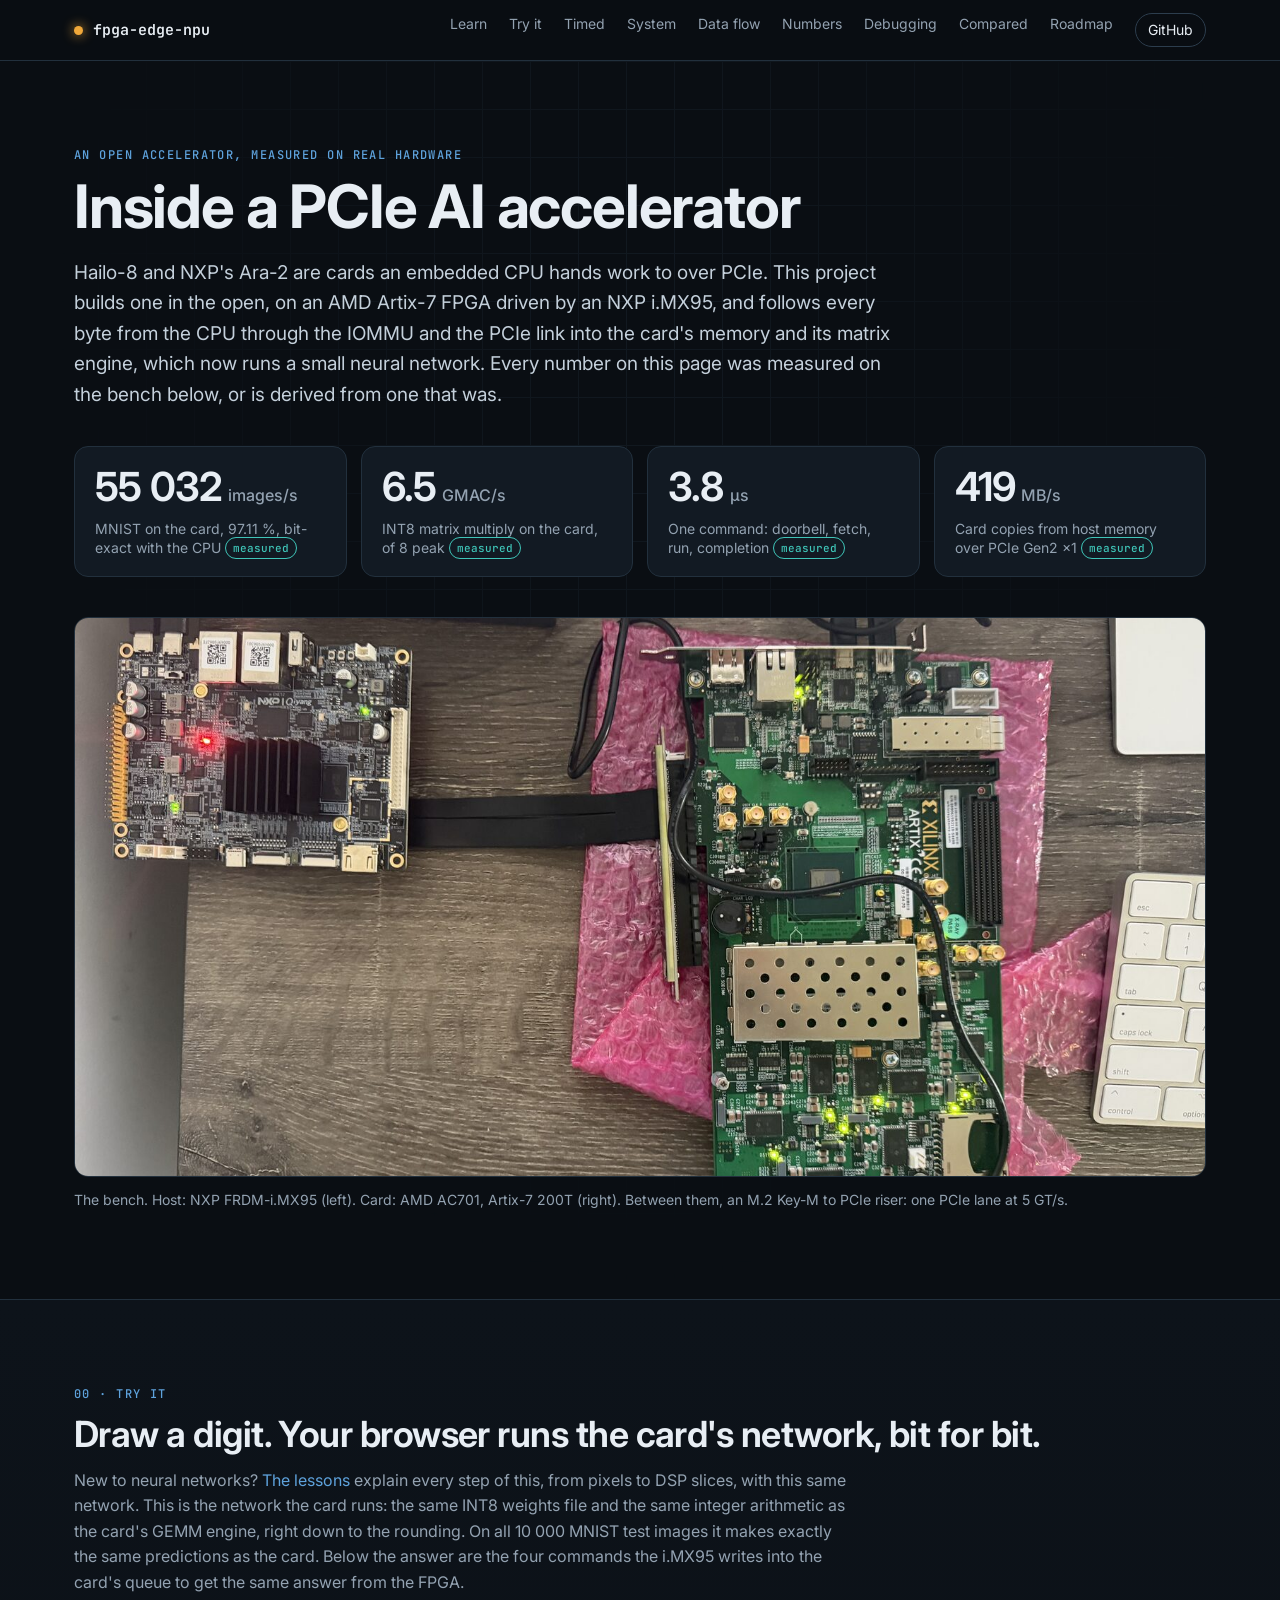
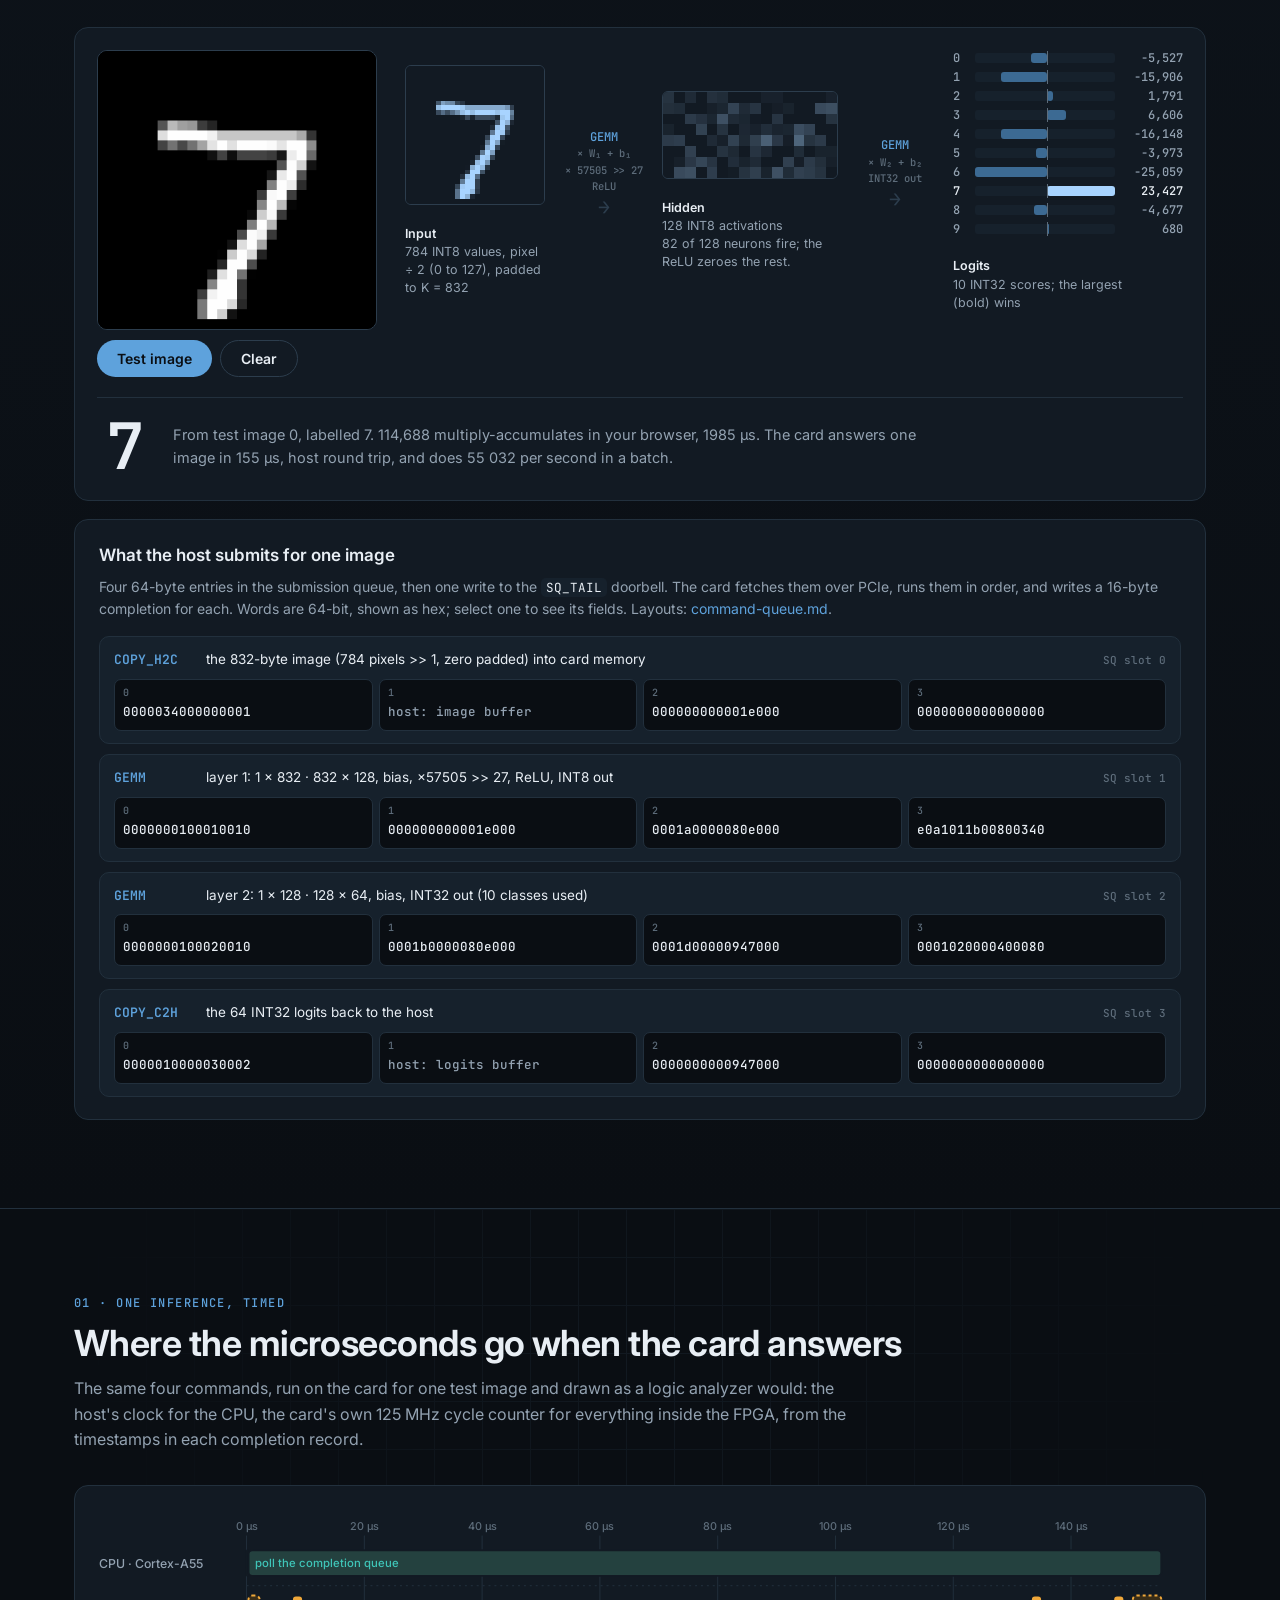
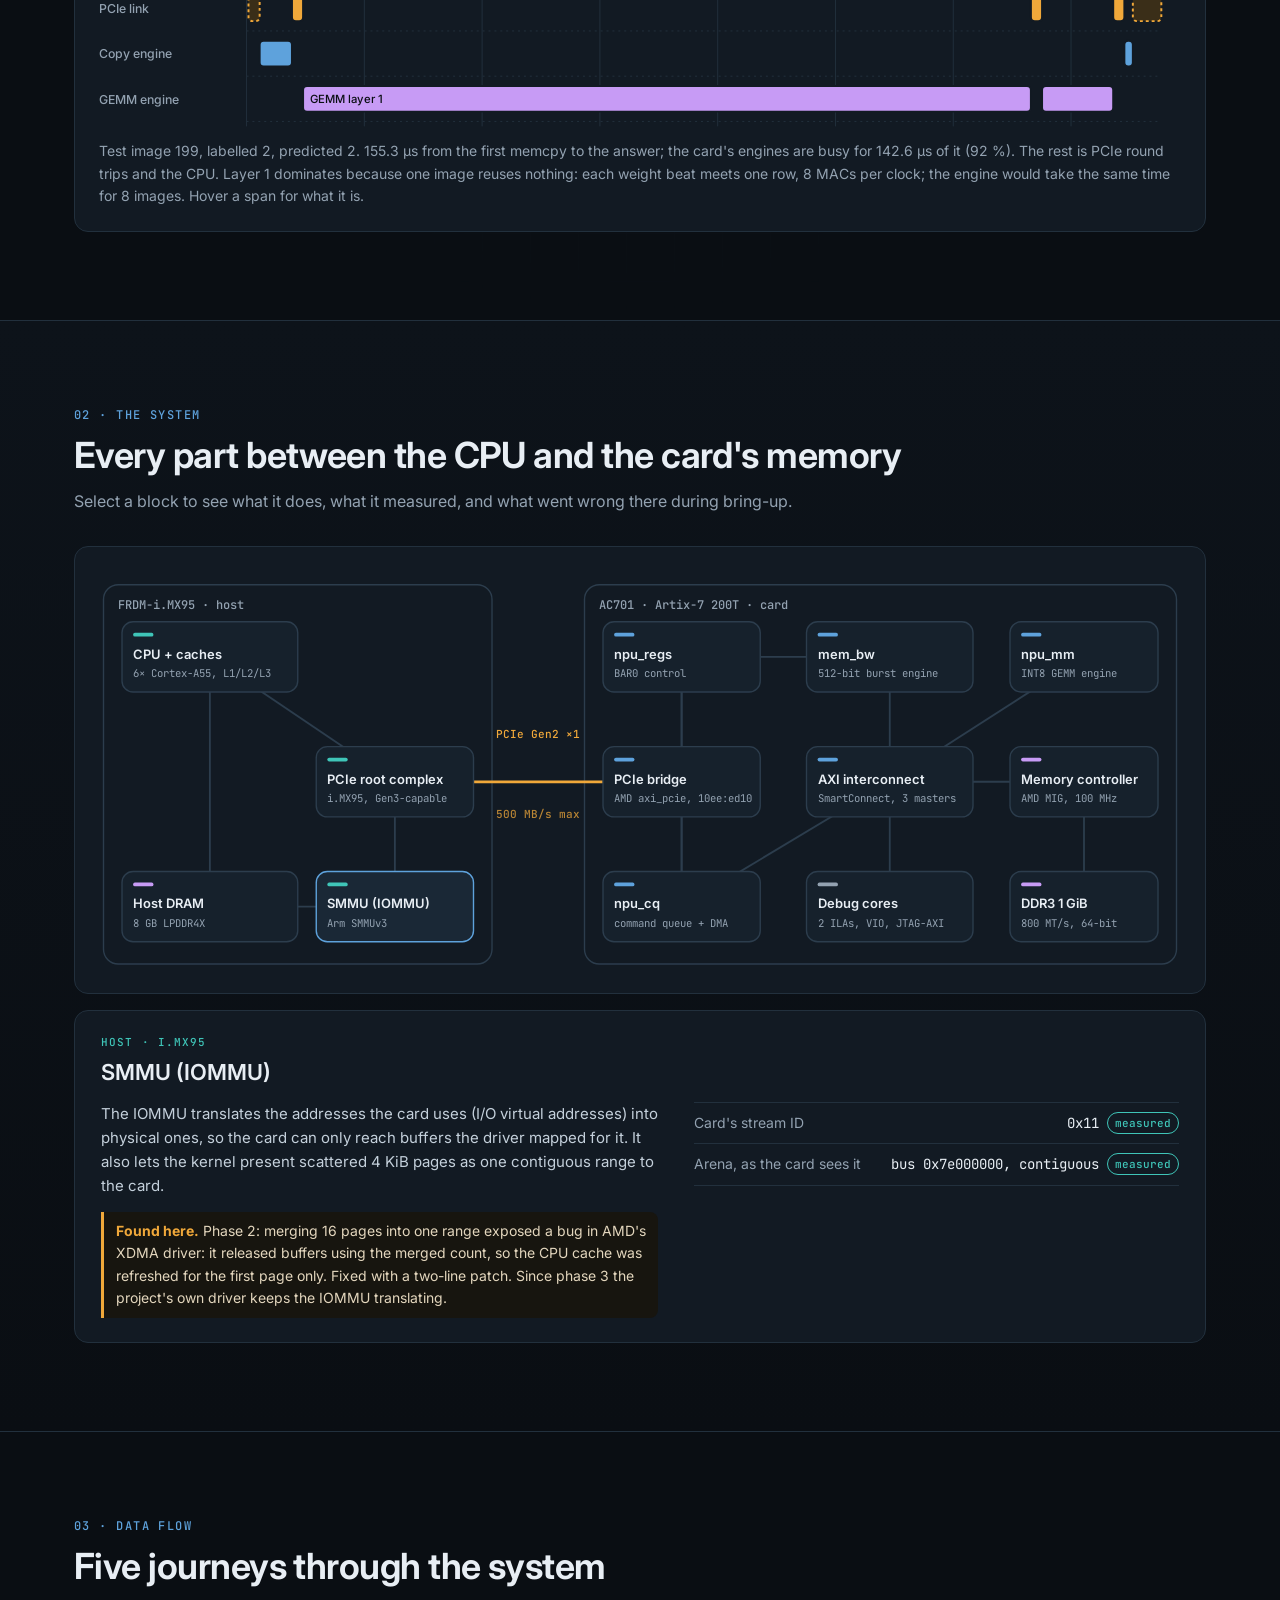
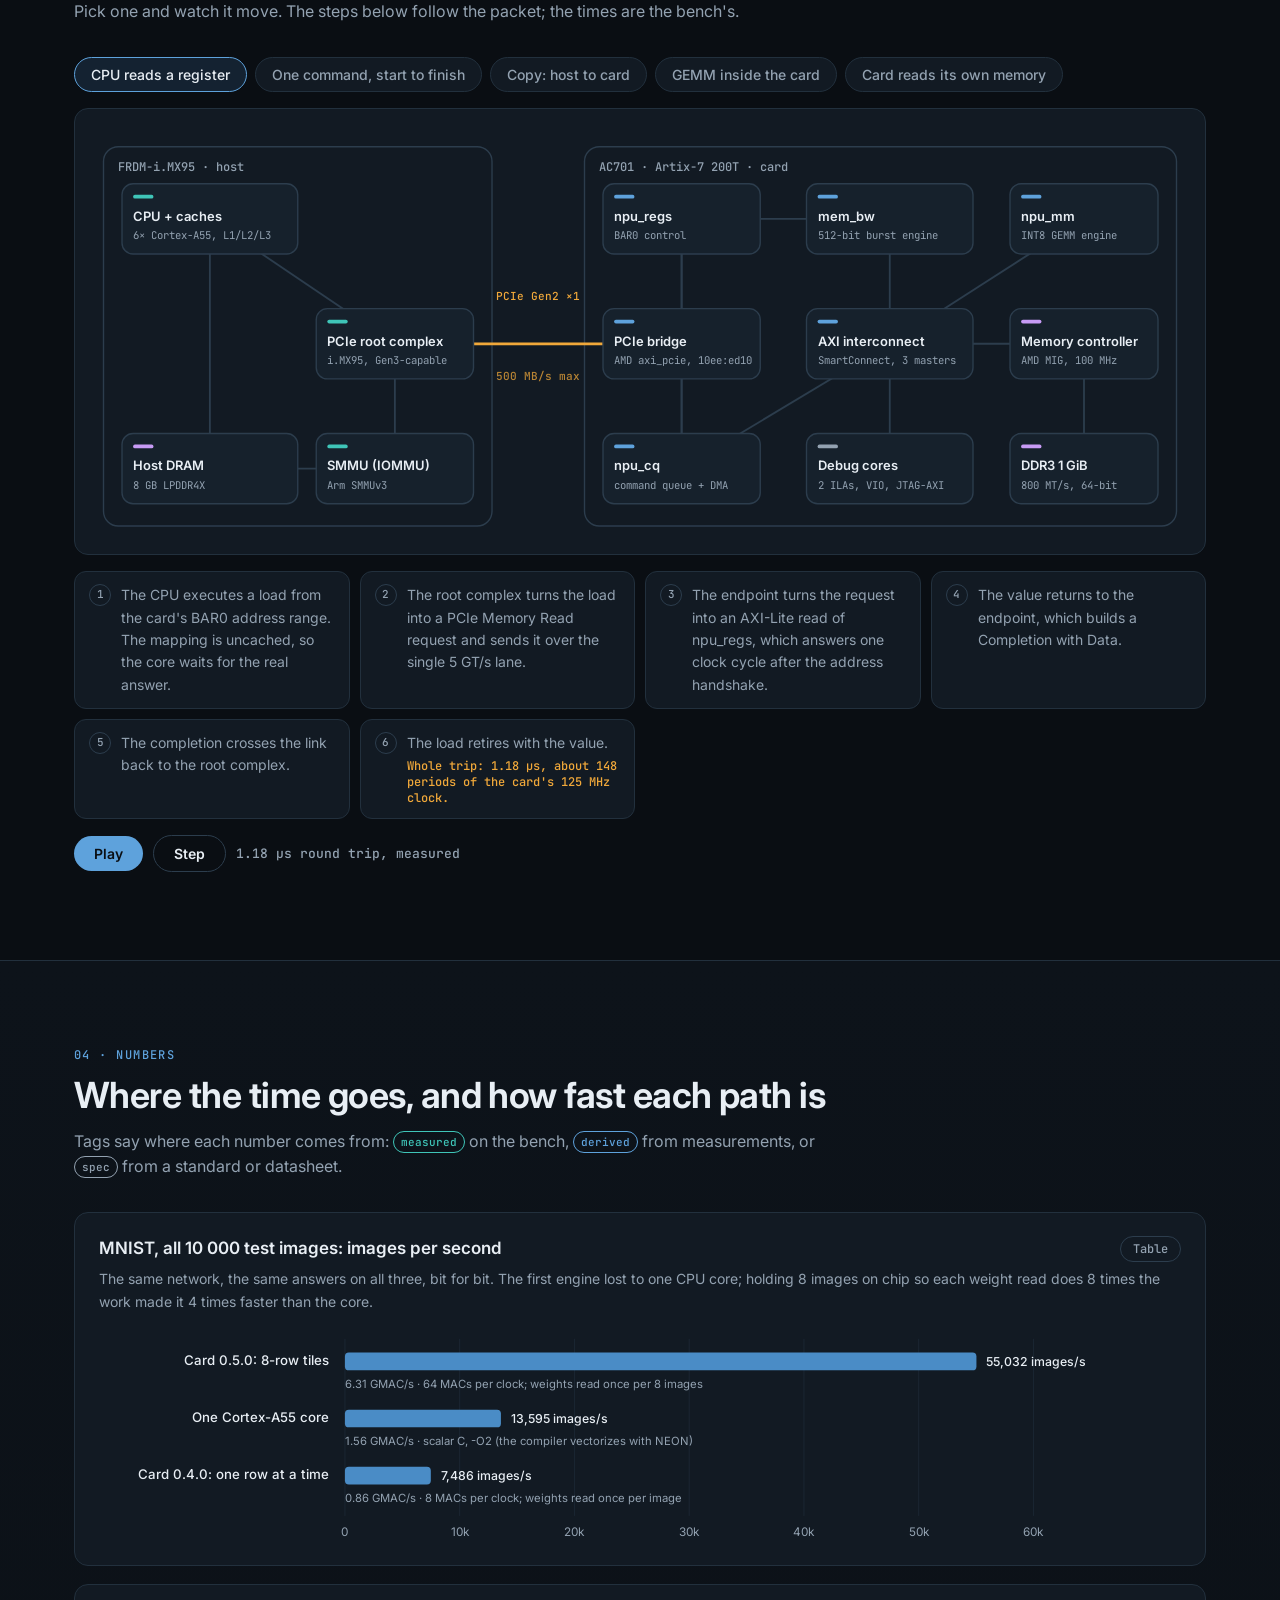
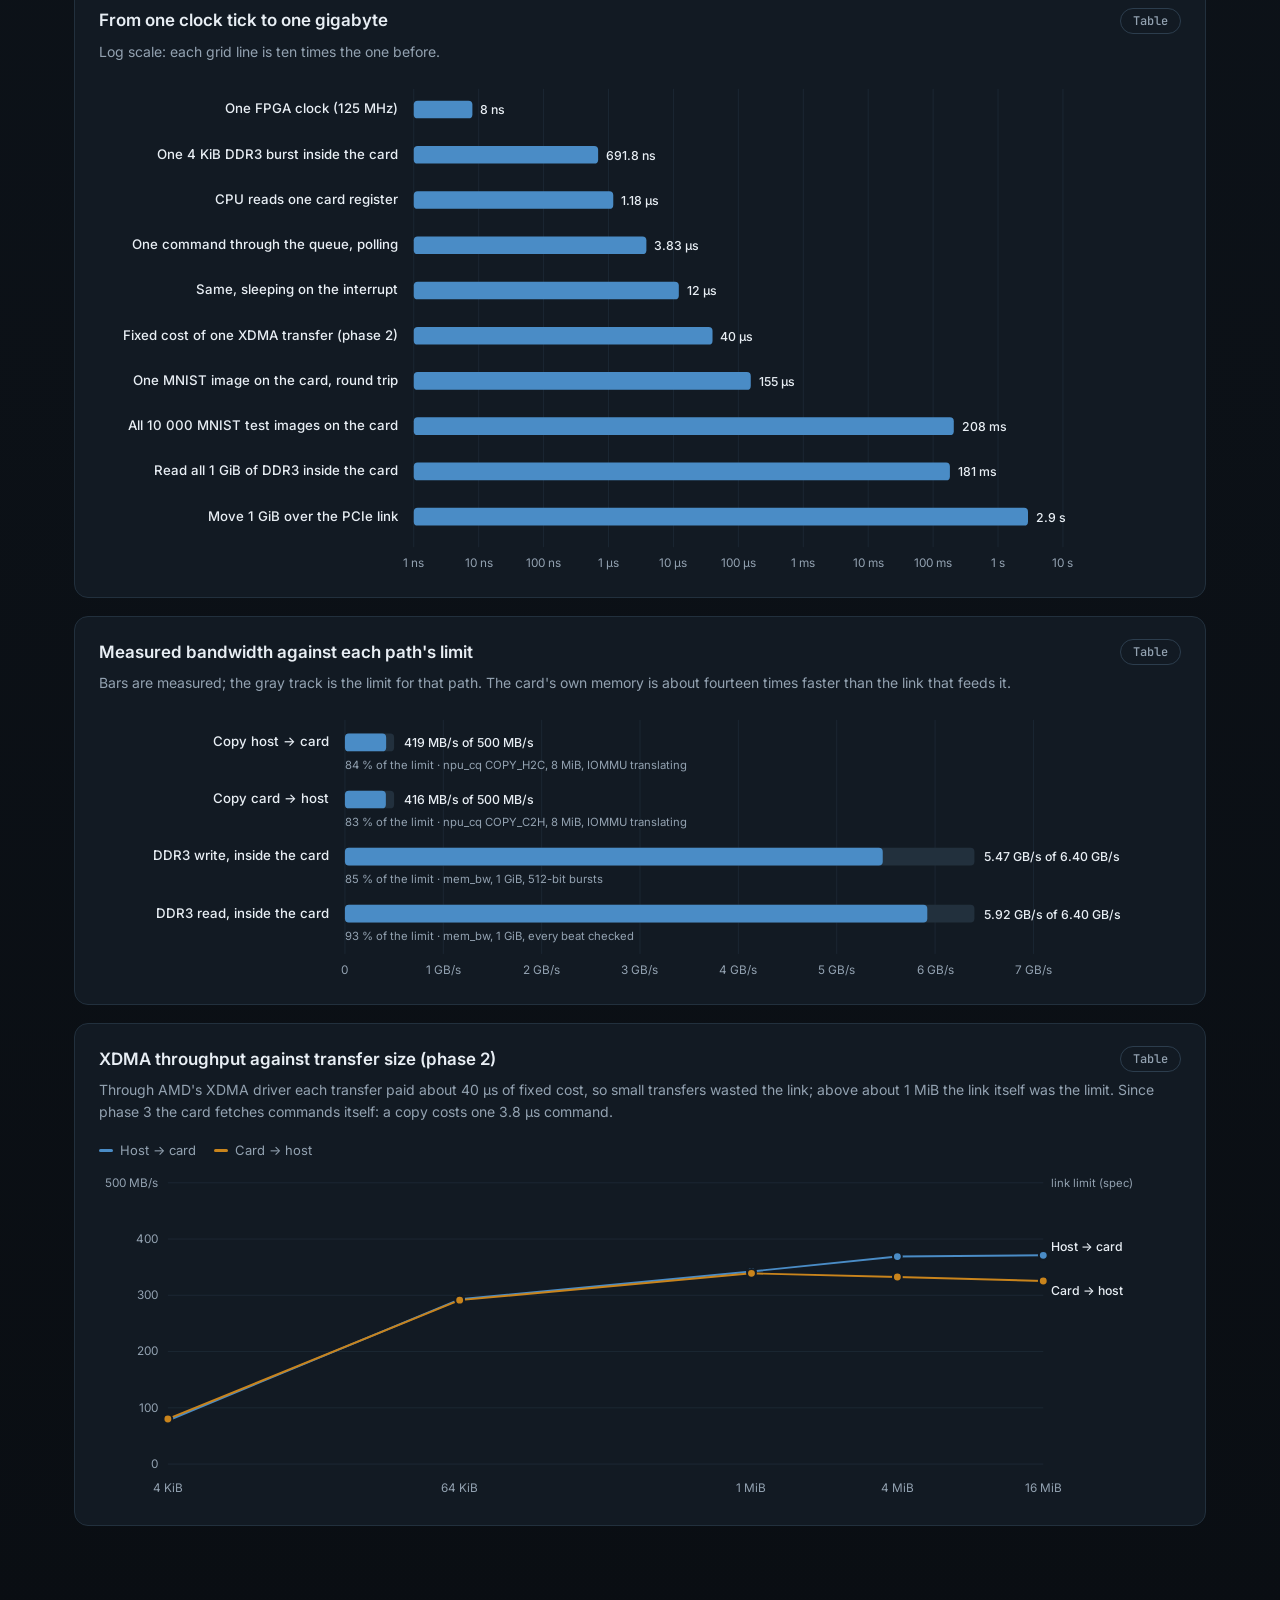
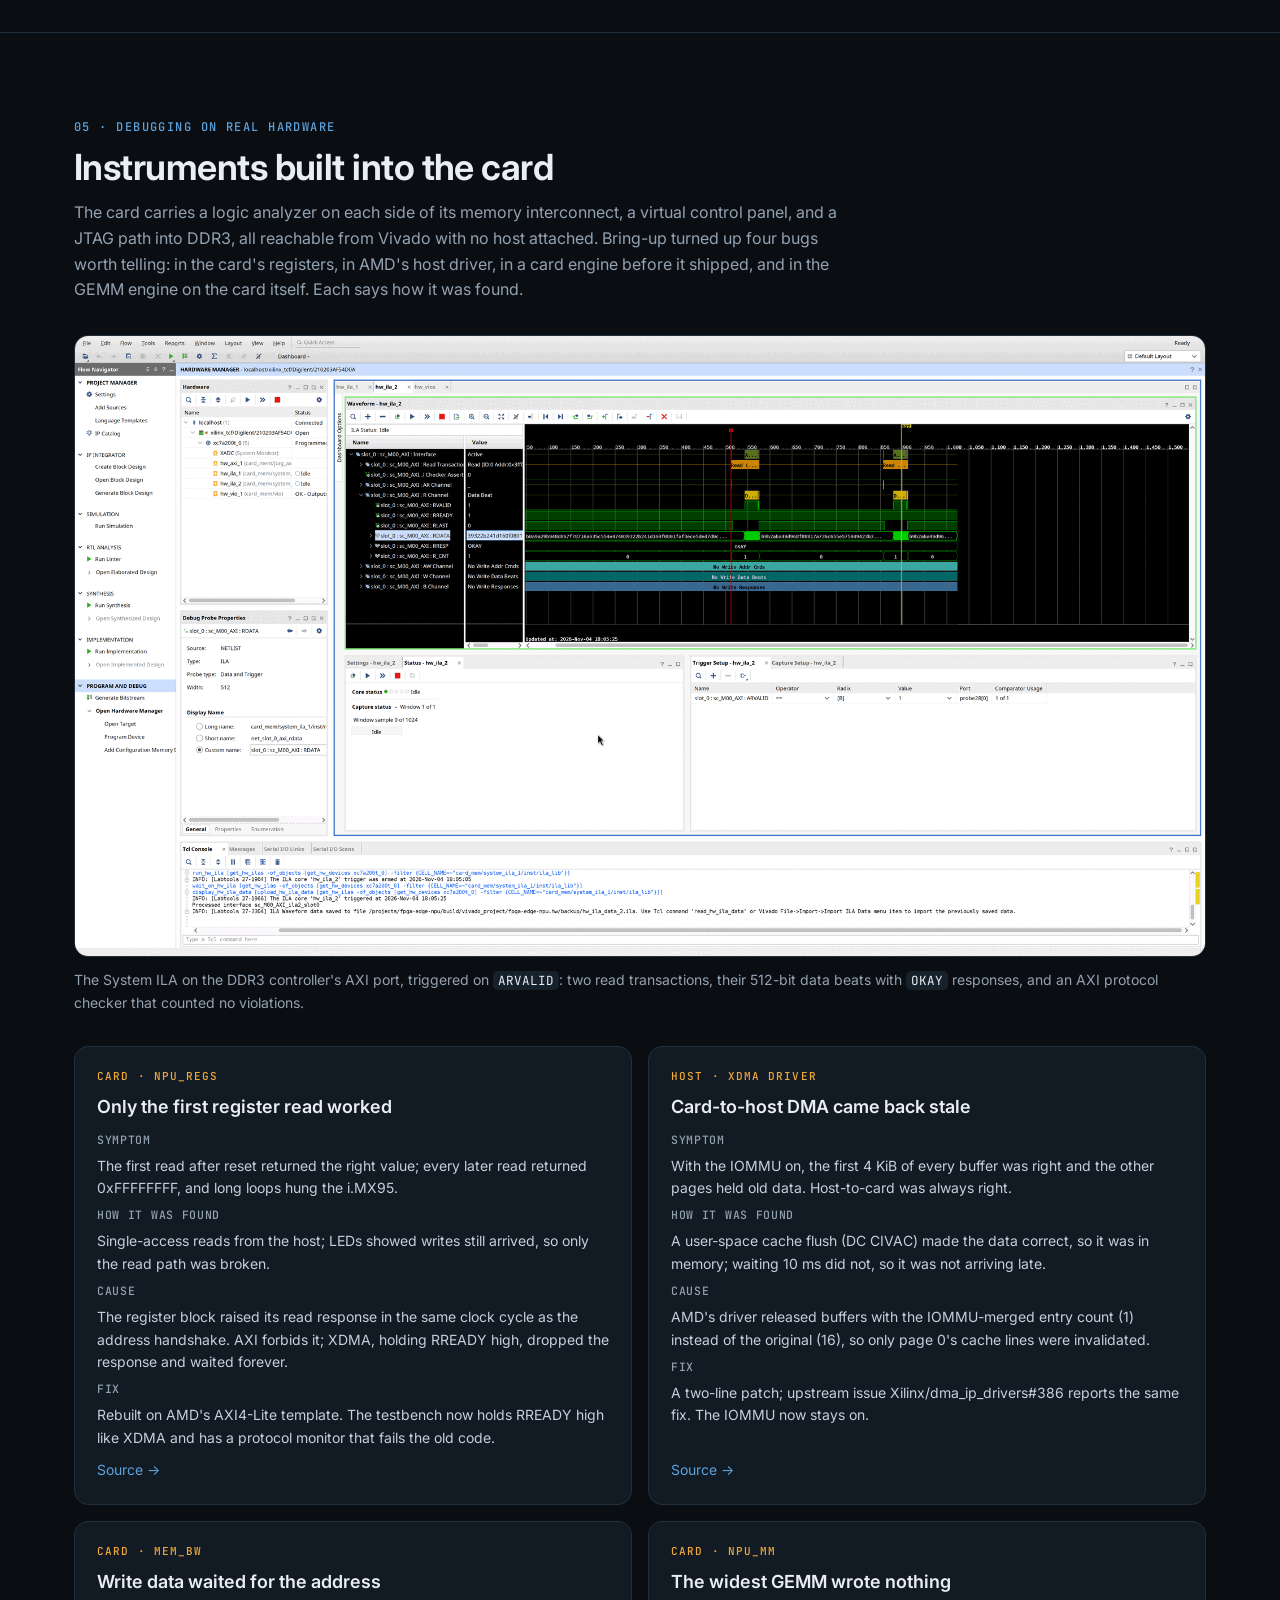
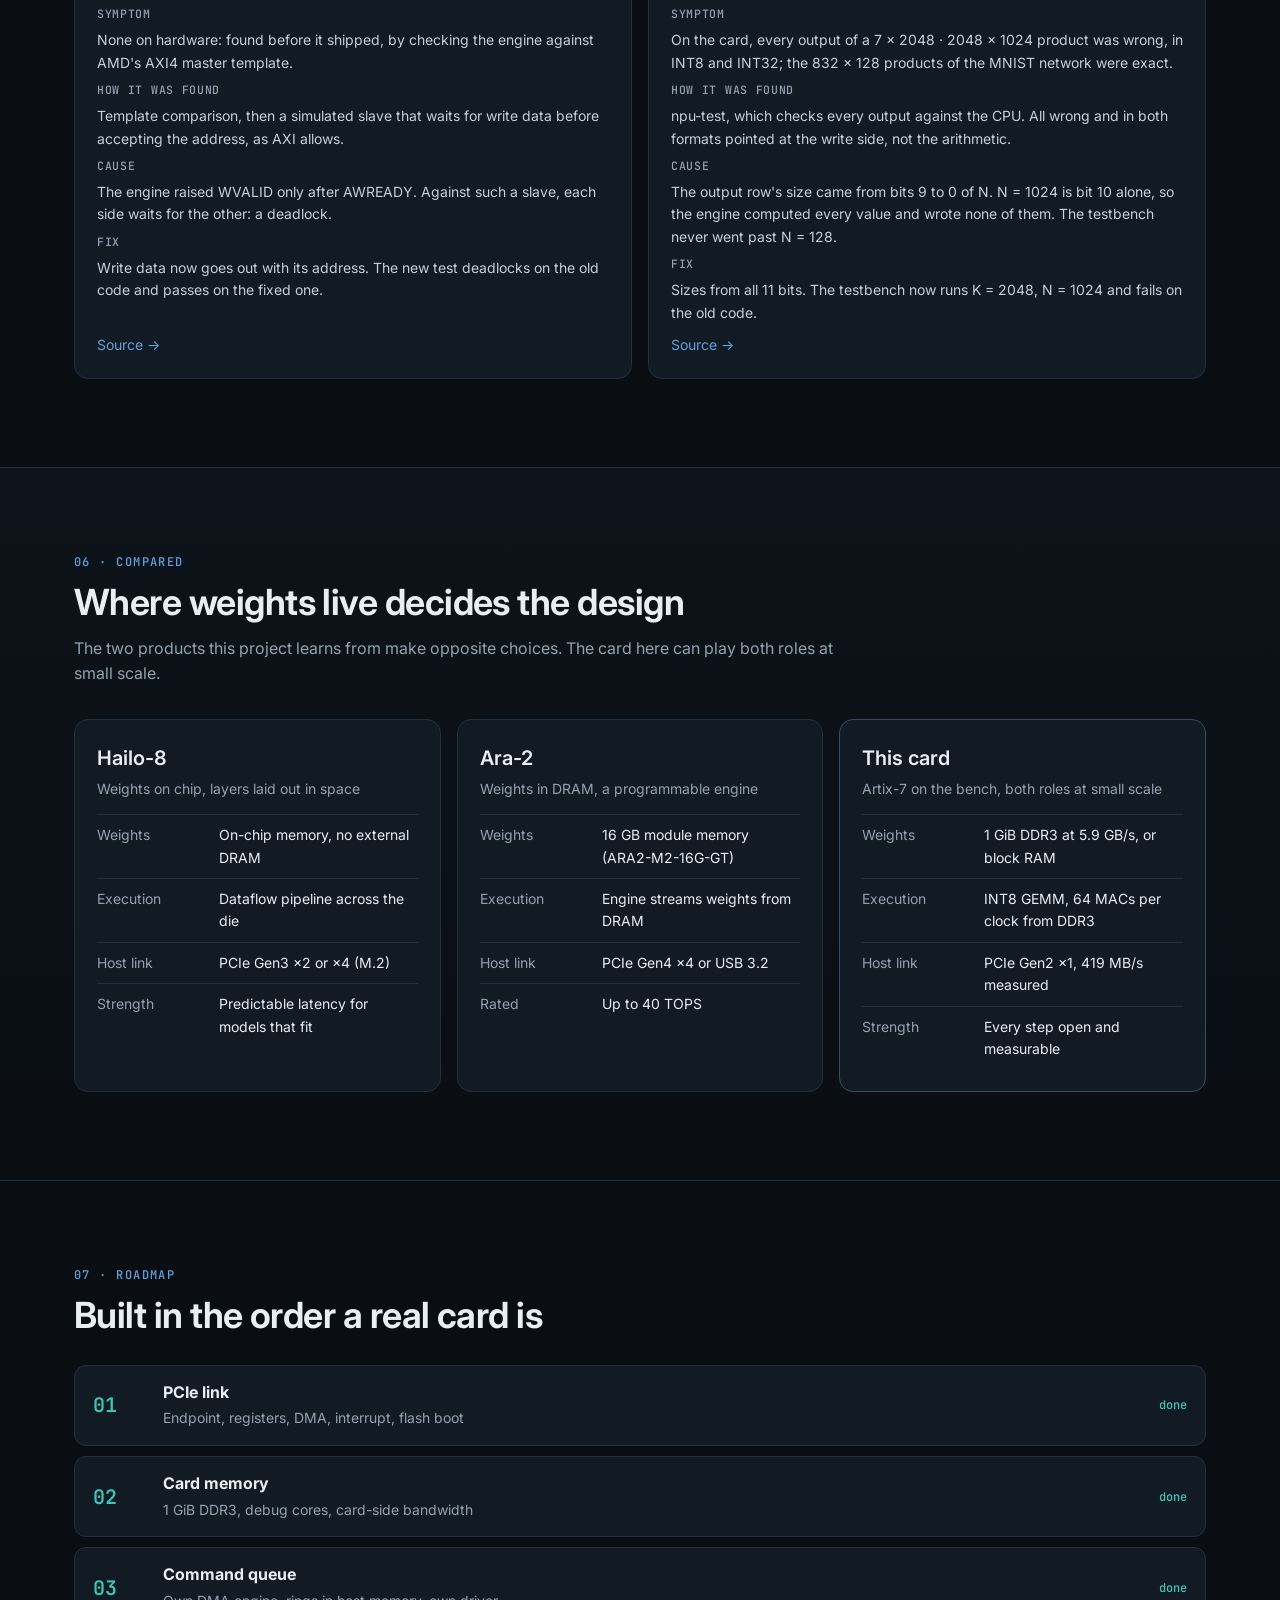
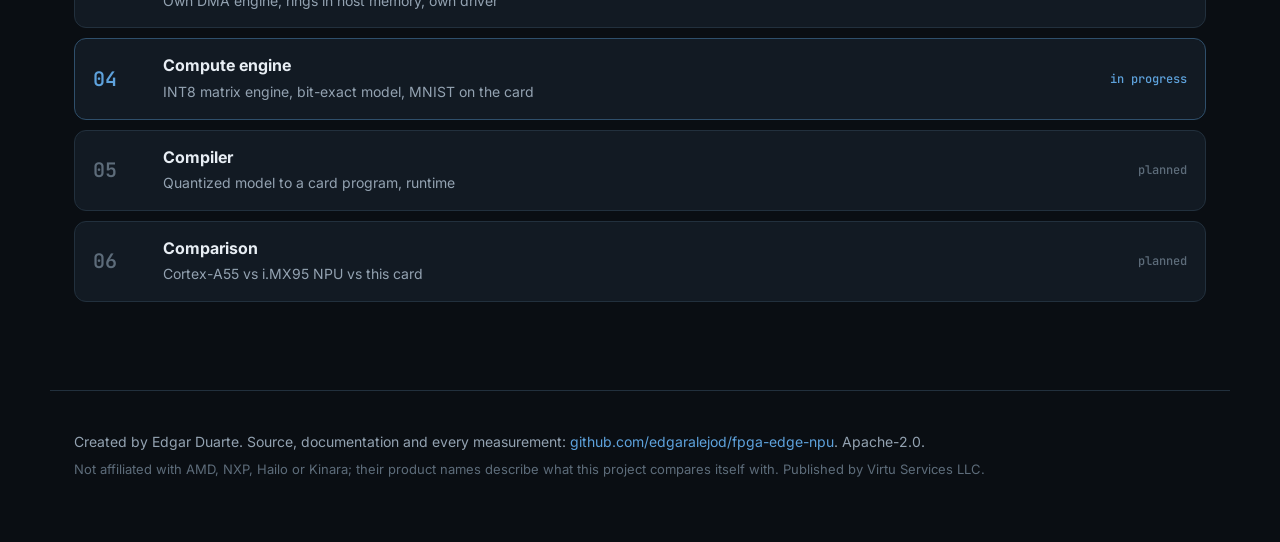
<file: index.html>
<!doctype html>
<html lang="en">
<head>
  <meta charset="utf-8">
  <meta name="viewport" content="width=device-width, initial-scale=1">
  <title>Inside a PCIe AI accelerator · fpga-edge-npu</title>
  <meta name="description" content="How a discrete edge-AI accelerator works, from the CPU through the IOMMU and the PCIe link into the card's memory and INT8 engine, built on an FPGA and measured on real hardware. Draw a digit and run the card's network in your browser.">
  <meta property="og:title" content="Inside a PCIe AI accelerator">
  <meta property="og:description" content="An open FPGA accelerator card driven by an NXP i.MX95, explained part by part with real latencies, bandwidths and debug captures.">
  <meta property="og:image" content="img/bench-setup.jpg">
  <link rel="preconnect" href="https://fonts.googleapis.com">
  <link rel="preconnect" href="https://fonts.gstatic.com" crossorigin>
  <link href="https://fonts.googleapis.com/css2?family=Inter:wght@400;500;600;700&family=JetBrains+Mono:wght@400;500&display=swap" rel="stylesheet">
  <link rel="stylesheet" href="style.css">
</head>
<body>
  <header class="top">
    <div class="wrap top-row">
      <a class="brand" href="#top"><span class="dot"></span>fpga-edge-npu</a>
      <nav>
        <a href="learn/">Learn</a>
        <a href="#try">Try it</a>
        <a href="#trace-sec">Timed</a>
        <a href="#system">System</a>
        <a href="#flows">Data flow</a>
        <a href="#numbers">Numbers</a>
        <a href="#debug">Debugging</a>
        <a href="#compare">Compared</a>
        <a href="#roadmap">Roadmap</a>
        <a class="gh" href="https://github.com/edgaralejod/fpga-edge-npu">GitHub</a>
      </nav>
    </div>
  </header>

  <main id="top">
    <section class="hero wrap">
      <p class="eyebrow">An open accelerator, measured on real hardware</p>
      <h1>Inside a PCIe AI accelerator</h1>
      <p class="lede">Hailo-8 and NXP's Ara-2 are cards an embedded CPU hands work to over PCIe. This project builds one in the open, on an AMD Artix-7 FPGA driven by an NXP i.MX95, and follows every byte from the CPU through the IOMMU and the PCIe link into the card's memory and its matrix engine, which now runs a small neural network. Every number on this page was measured on the bench below, or is derived from one that was.</p>
      <div class="stats" id="hero-stats"></div>
      <figure class="photo">
        <img src="img/bench-setup.jpg" alt="The FRDM-i.MX95 on the left, joined by a flat riser cable to the PCIe edge connector of the AC701 FPGA board on the right" width="1600" height="1200" loading="eager">
        <figcaption>The bench. Host: NXP FRDM-i.MX95 (left). Card: AMD AC701, Artix-7 200T (right). Between them, an M.2 Key-M to PCIe riser: one PCIe lane at 5 GT/s.</figcaption>
      </figure>
    </section>

    <section id="try" class="band">
      <div class="wrap">
        <p class="eyebrow">00 · Try it</p>
        <h2>Draw a digit. Your browser runs the card's network, bit for bit.</h2>
        <p class="sub">New to neural networks? <a href="learn/">The lessons</a> explain every step of this, from pixels to DSP slices, with this same network. This is the network the card runs: the same INT8 weights file and the same integer arithmetic as the card's GEMM engine, right down to the rounding. On all 10 000 MNIST test images it makes exactly the same predictions as the card. Below the answer are the four commands the i.MX95 writes into the card's queue to get the same answer from the FPGA.</p>
        <div class="demo loading" id="demo">
          <div class="pad-col">
            <canvas id="pad" width="280" height="280" aria-label="Drawing pad: draw a digit with the mouse, a finger or a pen"></canvas>
            <div class="pad-btns"><button class="btn" id="pad-sample">Test image</button><button class="btn ghost" id="pad-clear">Clear</button></div>
          </div>
          <div class="layers">
            <figure class="layer"><canvas id="viz-x" class="pix" width="28" height="28"></canvas>
              <figcaption><b>Input</b> 784 INT8 values, pixel ÷ 2 (0 to 127), padded to K = 832</figcaption></figure>
            <span class="op-arrow" aria-hidden="true">GEMM<br><small>× W₁ + b₁<br>× 57505 &gt;&gt; 27<br>ReLU</small></span>
            <figure class="layer"><canvas id="viz-h" class="pix" width="16" height="8"></canvas>
              <figcaption><b>Hidden</b> 128 INT8 activations<br><span id="viz-h-note"></span></figcaption></figure>
            <span class="op-arrow" aria-hidden="true">GEMM<br><small>× W₂ + b₂<br>INT32 out</small></span>
            <figure class="layer logits-fig"><ol class="logits" id="logits"></ol>
              <figcaption><b>Logits</b> 10 INT32 scores; the largest (bold) wins</figcaption></figure>
          </div>
          <div class="answer"><span class="pred" id="pred">?</span><p id="pred-note"></p></div>
        </div>
        <div class="cmd-card">
          <h3>What the host submits for one image</h3>
          <p class="chart-note">Four 64-byte entries in the submission queue, then one write to the <code>SQ_TAIL</code> doorbell. The card fetches them over PCIe, runs them in order, and writes a 16-byte completion for each. Words are 64-bit, shown as hex; select one to see its fields. Layouts: <a href="https://github.com/edgaralejod/fpga-edge-npu/blob/main/docs/command-queue.md">command-queue.md</a>.</p>
          <ol class="cmds" id="cmds"></ol>
        </div>
      </div>
    </section>

    <section id="trace-sec" class="wrap">
      <p class="eyebrow">01 · One inference, timed</p>
      <h2>Where the microseconds go when the card answers</h2>
      <p class="sub">The same four commands, run on the card for one test image and drawn as a logic analyzer would: the host's clock for the CPU, the card's own 125 MHz cycle counter for everything inside the FPGA, from the timestamps in each completion record.</p>
      <div class="trace-card"><div id="trace" class="chart"></div><p class="chart-note" id="trace-note"></p></div>
    </section>

    <section id="system" class="band">
      <div class="wrap">
        <p class="eyebrow">02 · The system</p>
        <h2>Every part between the CPU and the card's memory</h2>
        <p class="sub">Select a block to see what it does, what it measured, and what went wrong there during bring-up.</p>
        <div class="system">
          <div class="diagram-card"><svg id="diagram" viewBox="0 0 1200 460" role="img" aria-label="Block diagram: i.MX95 CPU, caches, DRAM, SMMU and PCIe root complex on the host; PCIe link; FPGA endpoint, registers, interconnect, memory controller, DDR3, bandwidth engine and debug cores on the card"></svg></div>
          <aside class="detail" id="detail" aria-live="polite"></aside>
        </div>
      </div>
    </section>

    <section id="flows" class="wrap">
      <p class="eyebrow">03 · Data flow</p>
      <h2>Five journeys through the system</h2>
      <p class="sub">Pick one and watch it move. The steps below follow the packet; the times are the bench's.</p>
      <div class="flows">
        <div class="flow-tabs" role="tablist" id="flow-tabs"></div>
        <div class="flow-body">
          <div class="diagram-card"><svg id="flow-diagram" viewBox="0 0 1200 460" role="img" aria-label="Animated data flow through the system"></svg></div>
          <ol class="steps" id="flow-steps"></ol>
        </div>
        <div class="flow-controls">
          <button id="flow-play" class="btn">Play</button>
          <button id="flow-step" class="btn ghost">Step</button>
          <span class="flow-total" id="flow-total"></span>
        </div>
      </div>
    </section>

    <section id="numbers" class="band">
      <div class="wrap">
        <p class="eyebrow">04 · Numbers</p>
        <h2>Where the time goes, and how fast each path is</h2>
        <p class="sub">Tags say where each number comes from: <span class="tag measured">measured</span> on the bench, <span class="tag derived">derived</span> from measurements, or <span class="tag spec">spec</span> from a standard or datasheet.</p>

        <div class="chart-card" id="chart-mnist">
          <div class="chart-head"><h3>MNIST, all 10 000 test images: images per second</h3><button class="toggle" data-target="chart-mnist">Table</button></div>
          <p class="chart-note">The same network, the same answers on all three, bit for bit. The first engine lost to one CPU core; holding 8 images on chip so each weight read does 8 times the work made it 4 times faster than the core.</p>
          <div class="chart"></div><div class="table-view" hidden></div>
        </div>

        <div class="chart-card" id="chart-time">
          <div class="chart-head"><h3>From one clock tick to one gigabyte</h3><button class="toggle" data-target="chart-time">Table</button></div>
          <p class="chart-note">Log scale: each grid line is ten times the one before.</p>
          <div class="chart"></div><div class="table-view" hidden></div>
        </div>

        <div class="chart-card" id="chart-bw">
          <div class="chart-head"><h3>Measured bandwidth against each path's limit</h3><button class="toggle" data-target="chart-bw">Table</button></div>
          <p class="chart-note">Bars are measured; the gray track is the limit for that path. The card's own memory is about fourteen times faster than the link that feeds it.</p>
          <div class="chart"></div><div class="table-view" hidden></div>
        </div>

        <div class="chart-card" id="chart-size">
          <div class="chart-head"><h3>XDMA throughput against transfer size (phase 2)</h3><button class="toggle" data-target="chart-size">Table</button></div>
          <p class="chart-note">Through AMD's XDMA driver each transfer paid about 40 µs of fixed cost, so small transfers wasted the link; above about 1 MiB the link itself was the limit. Since phase 3 the card fetches commands itself: a copy costs one 3.8 µs command.</p>
          <div class="chart"></div><div class="table-view" hidden></div>
        </div>
      </div>
    </section>

    <section id="debug" class="wrap">
      <p class="eyebrow">05 · Debugging on real hardware</p>
      <h2>Instruments built into the card</h2>
      <p class="sub">The card carries a logic analyzer on each side of its memory interconnect, a virtual control panel, and a JTAG path into DDR3, all reachable from Vivado with no host attached. Bring-up turned up four bugs worth telling: in the card's registers, in AMD's host driver, in a card engine before it shipped, and in the GEMM engine on the card itself. Each says how it was found.</p>
      <figure class="shot">
        <img src="img/hardware-manager-ila.png" alt="Vivado Hardware Manager showing the System ILA on the DDR3 controller's AXI port: decoded read transactions, 512-bit read data beats with OKAY responses, protocol checker count zero" width="2000" height="1098" loading="lazy">
        <figcaption>The System ILA on the DDR3 controller's AXI port, triggered on <code>ARVALID</code>: two read transactions, their 512-bit data beats with <code>OKAY</code> responses, and an AXI protocol checker that counted no violations.</figcaption>
      </figure>
      <div class="bugs" id="bugs"></div>
    </section>

    <section id="compare" class="band">
      <div class="wrap">
        <p class="eyebrow">06 · Compared</p>
        <h2>Where weights live decides the design</h2>
        <p class="sub">The two products this project learns from make opposite choices. The card here can play both roles at small scale.</p>
        <div class="compare" id="compare-cards"></div>
      </div>
    </section>

    <section id="roadmap" class="wrap">
      <p class="eyebrow">07 · Roadmap</p>
      <h2>Built in the order a real card is</h2>
      <ol class="roadmap" id="roadmap-list"></ol>
    </section>
  </main>

  <footer class="wrap foot">
    <p>Created by Edgar Duarte. Source, documentation and every measurement: <a href="https://github.com/edgaralejod/fpga-edge-npu">github.com/edgaralejod/fpga-edge-npu</a>. Apache-2.0.</p>
    <p class="small">Not affiliated with AMD, NXP, Hailo or Kinara; their product names describe what this project compares itself with. Published by Virtu Services LLC.</p>
  </footer>

  <script type="module" src="app.js"></script>
  <script type="module" src="demo.js"></script>
  <script type="module" src="trace.js"></script>
</body>
</html>
</file>
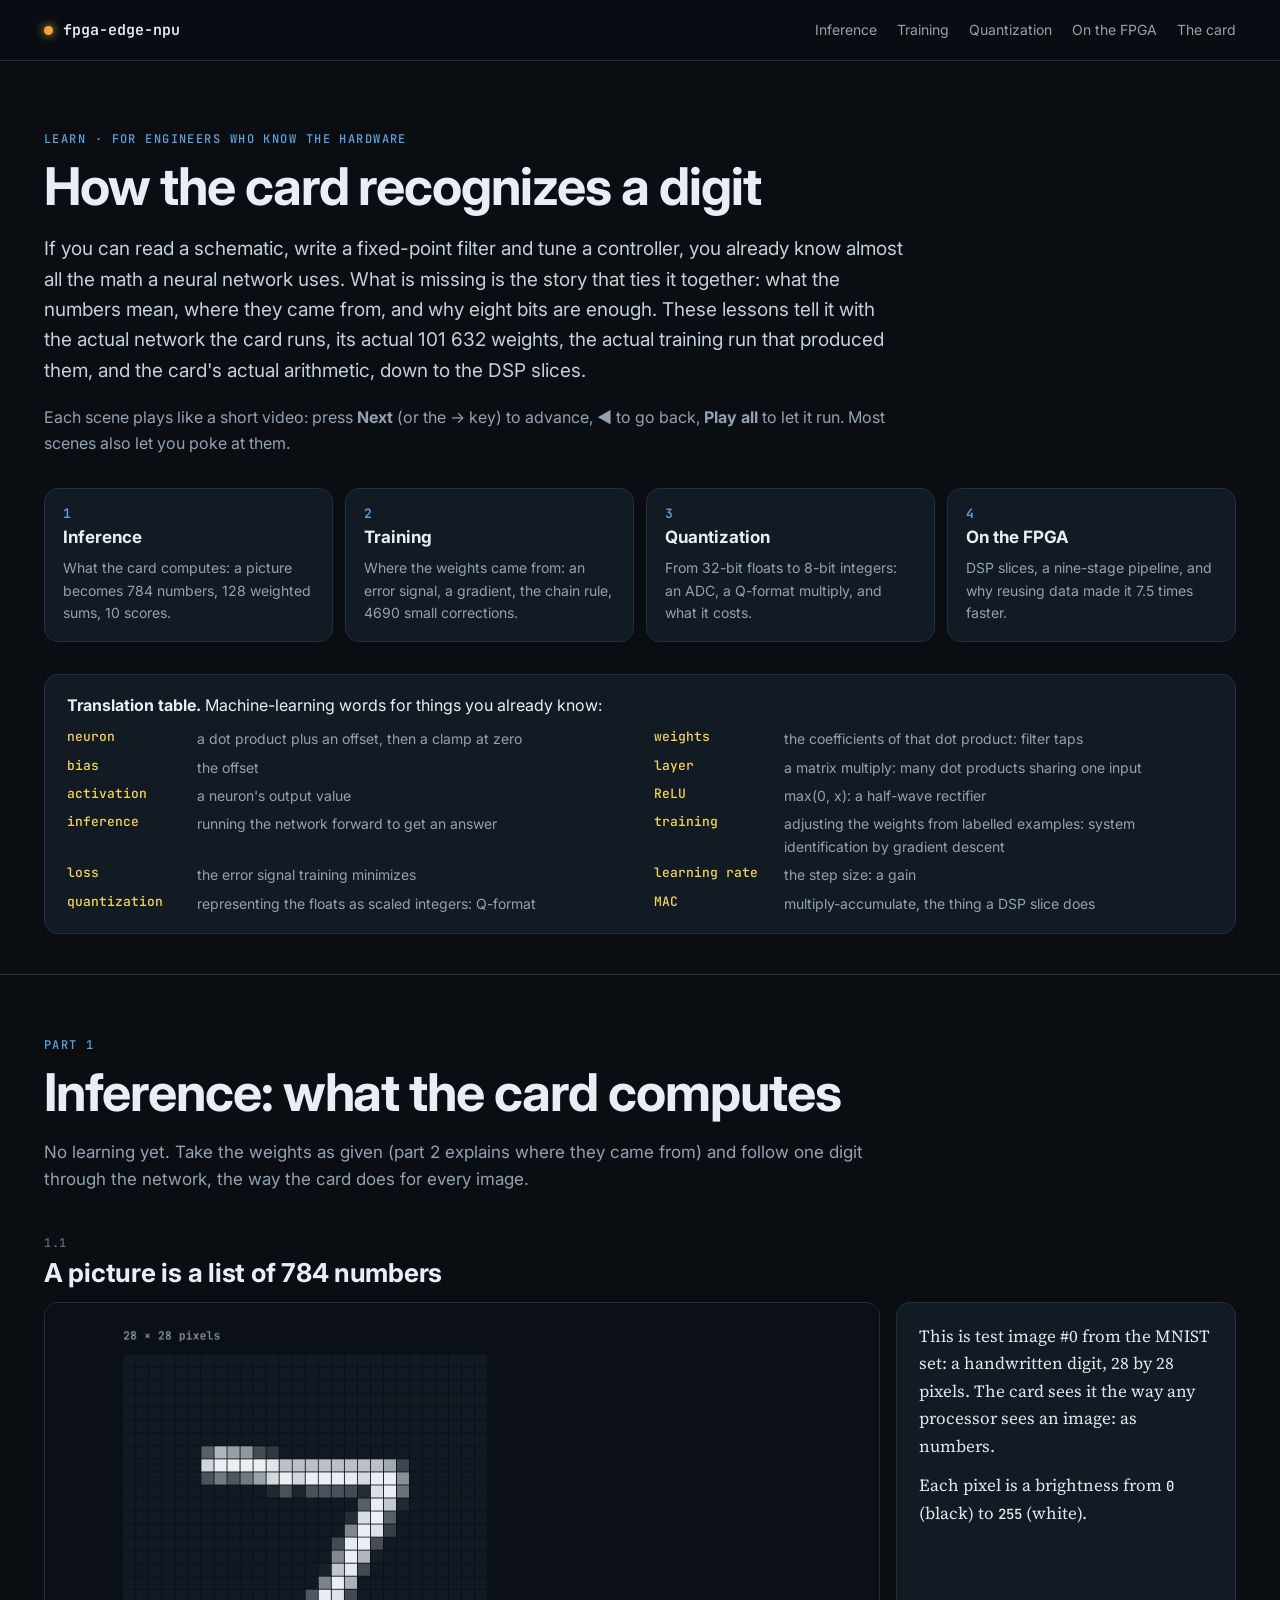
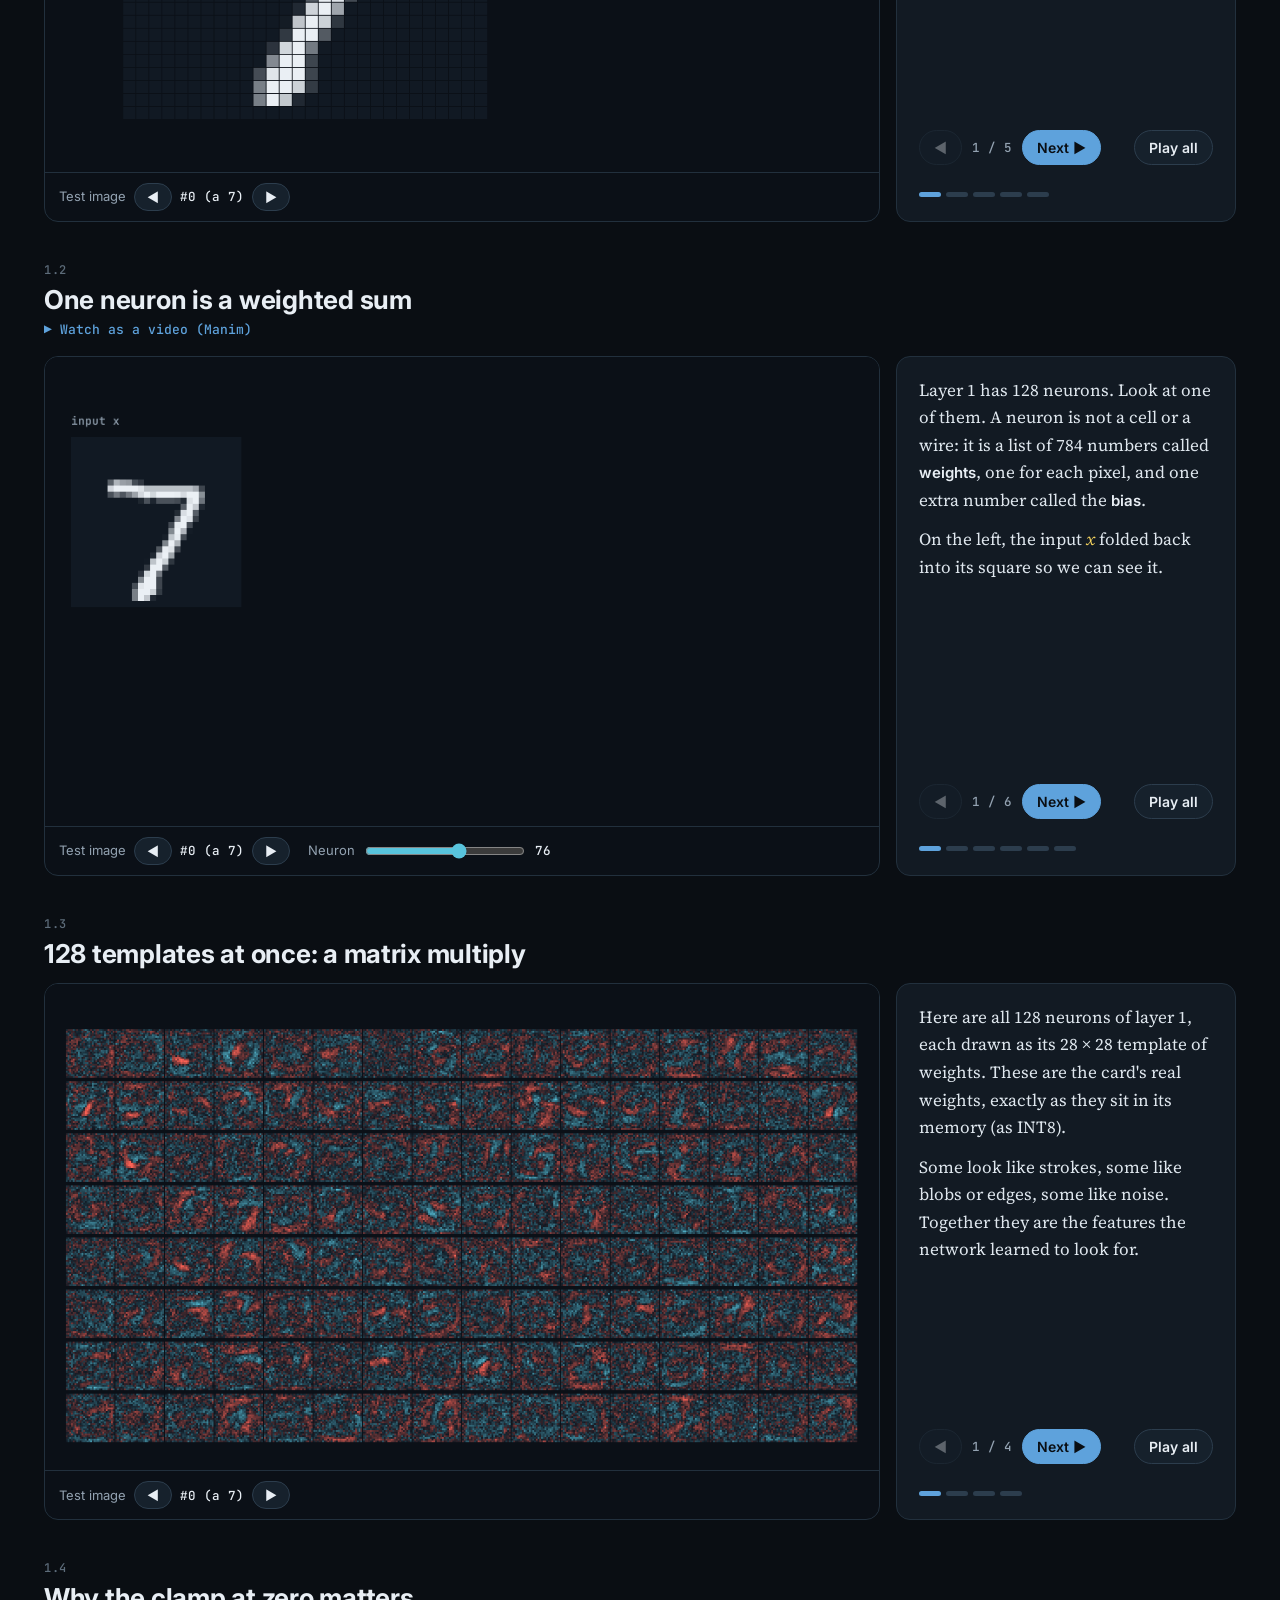
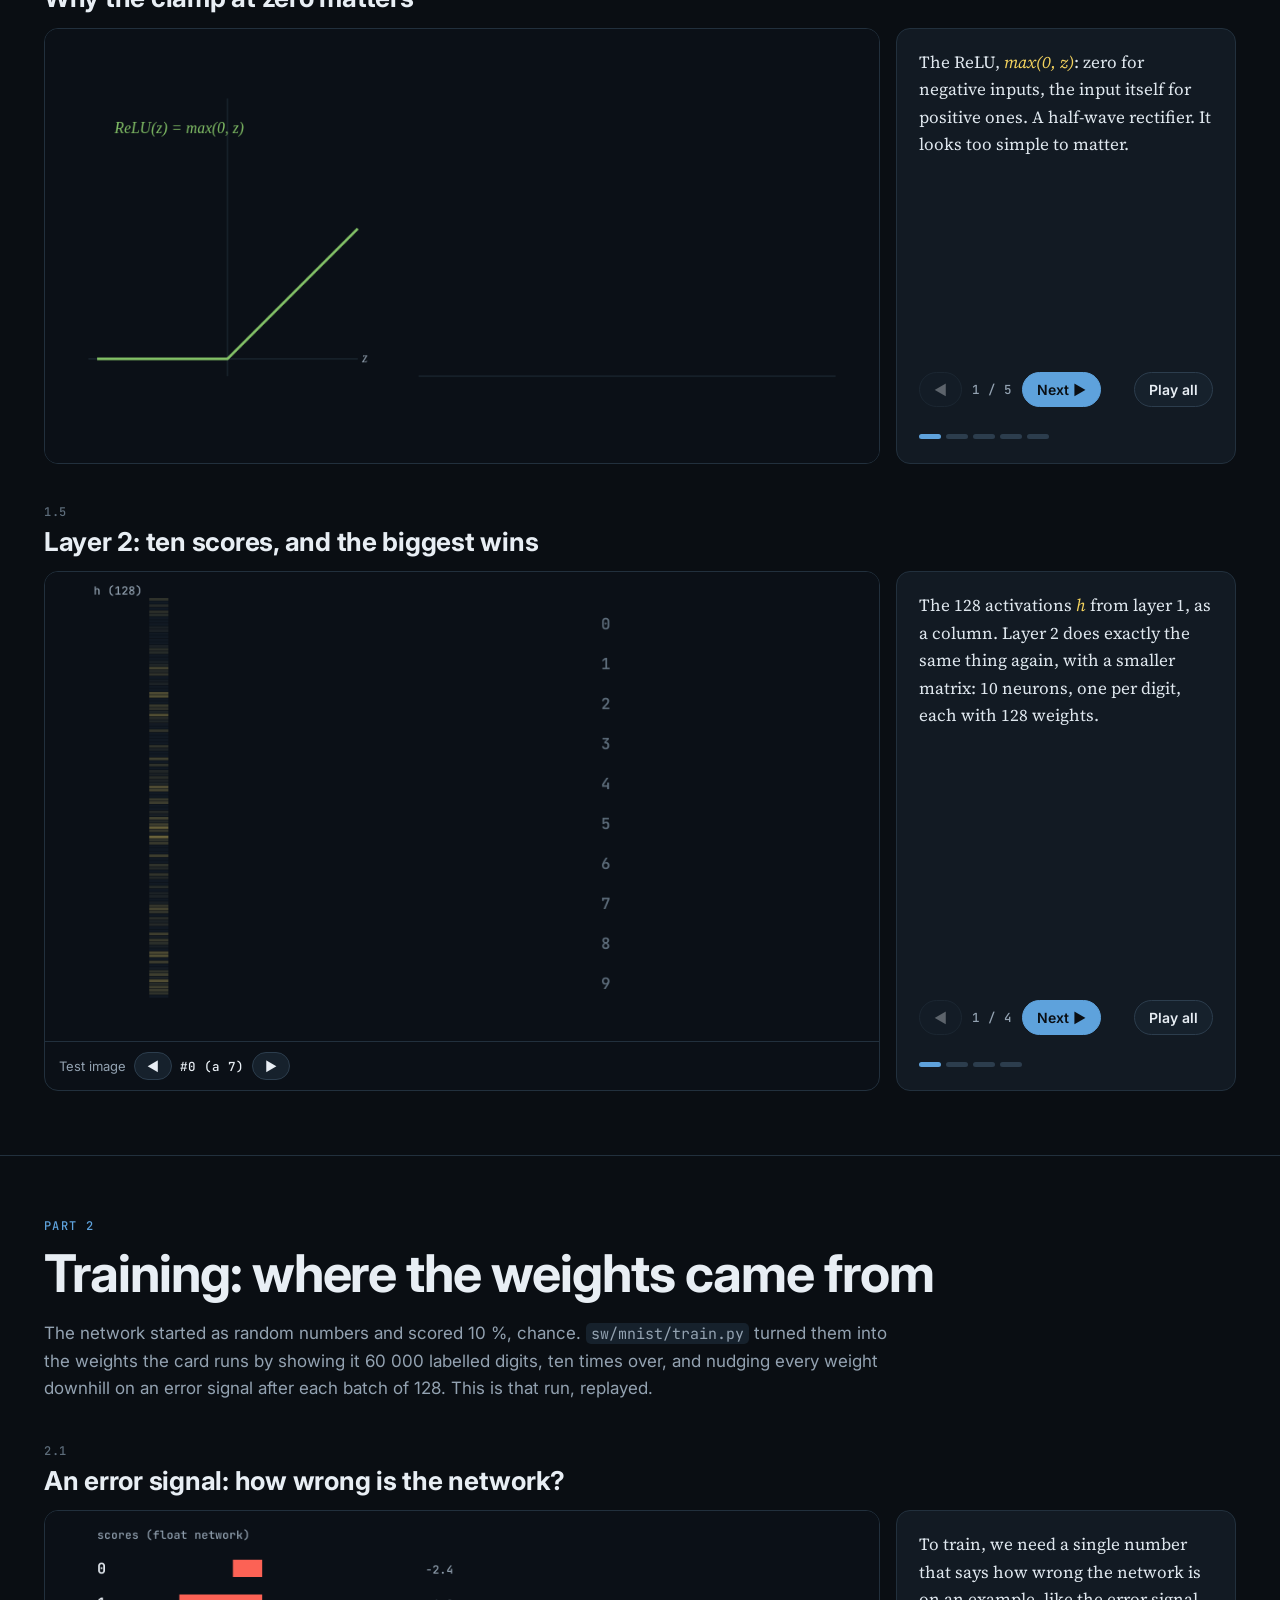
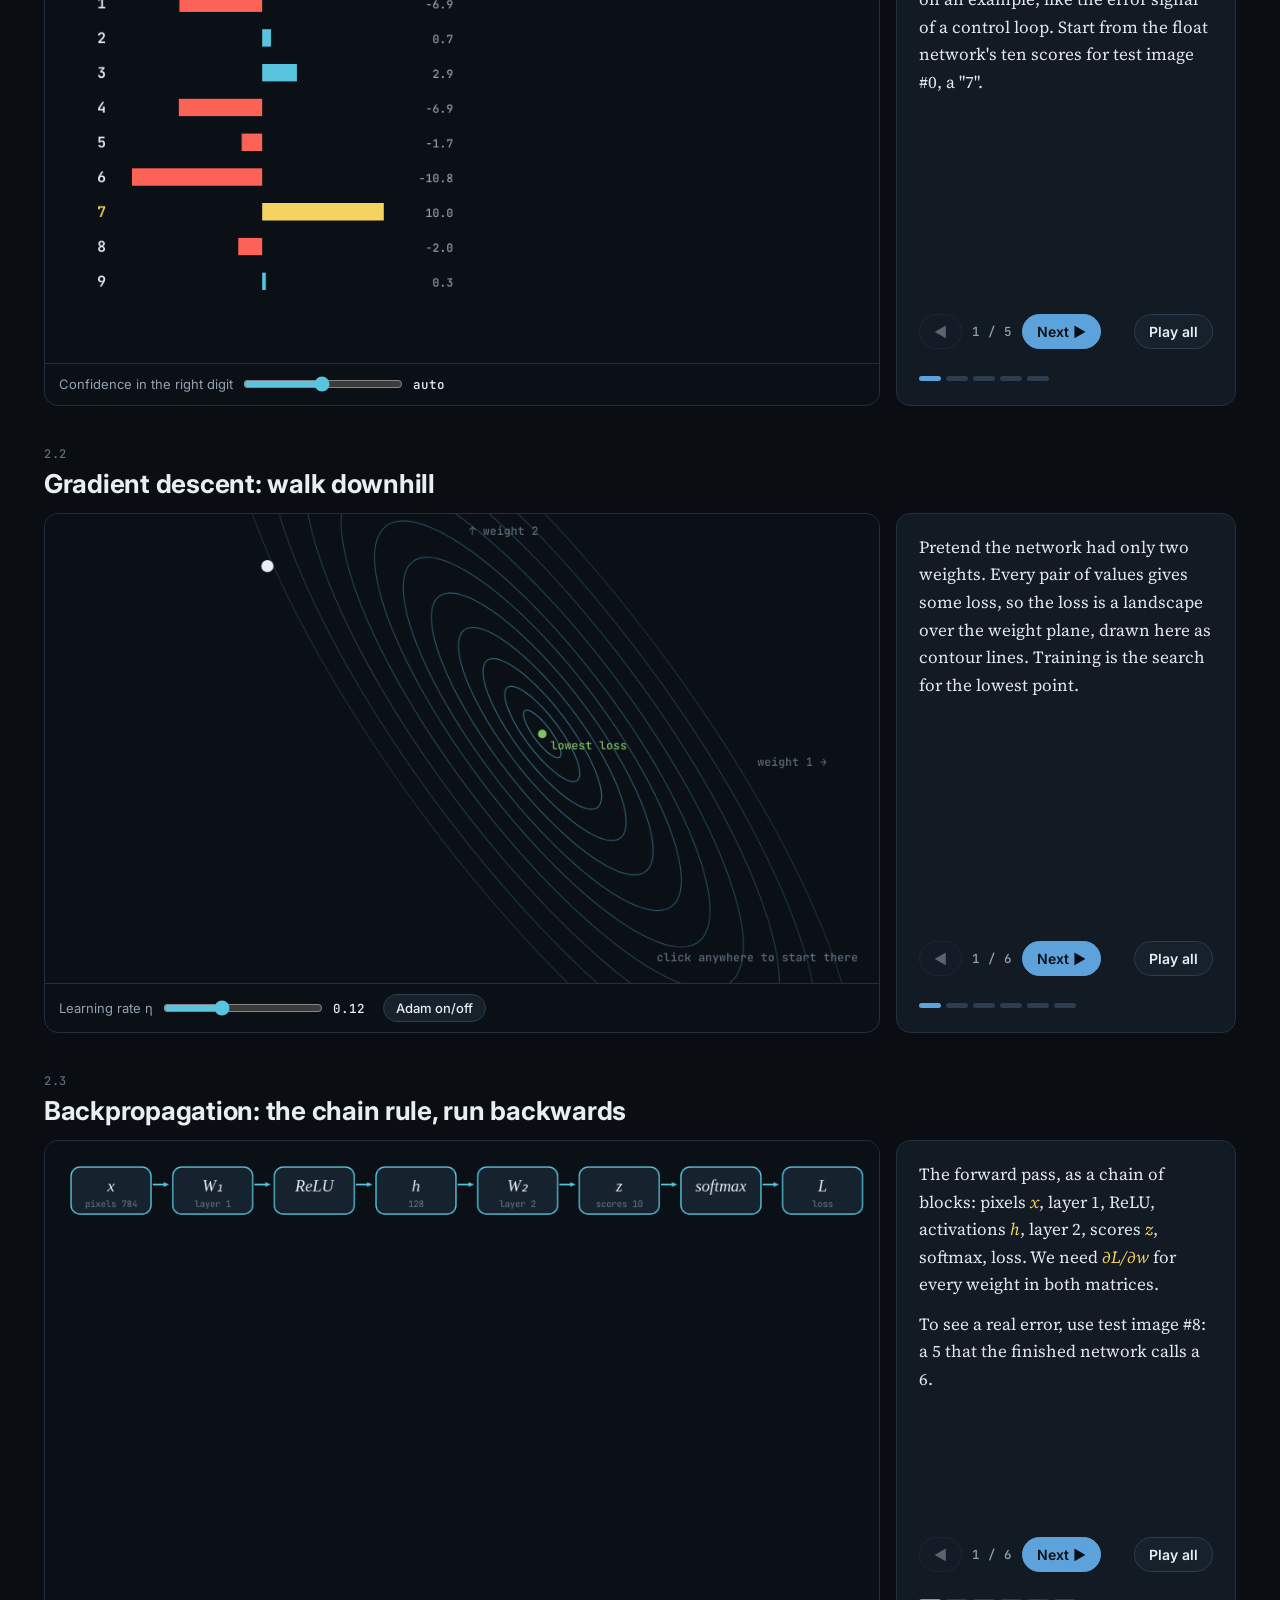
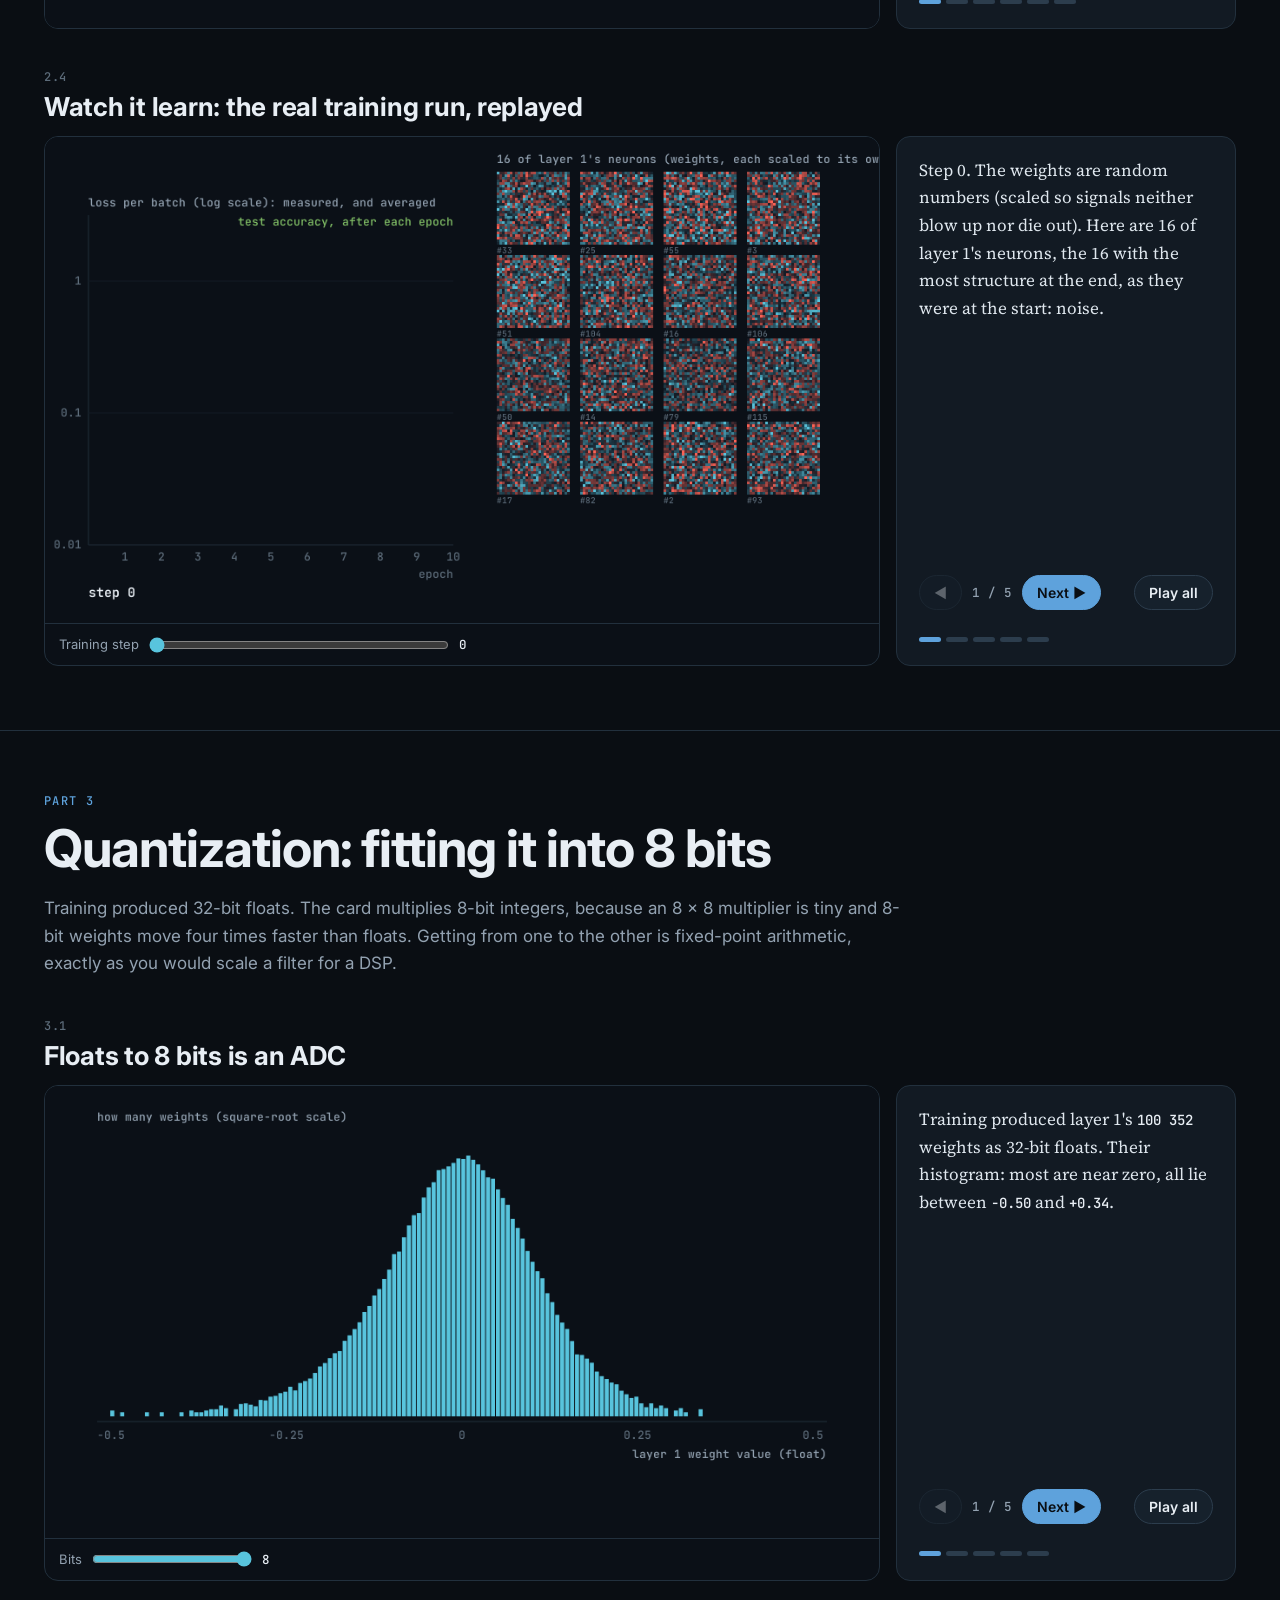
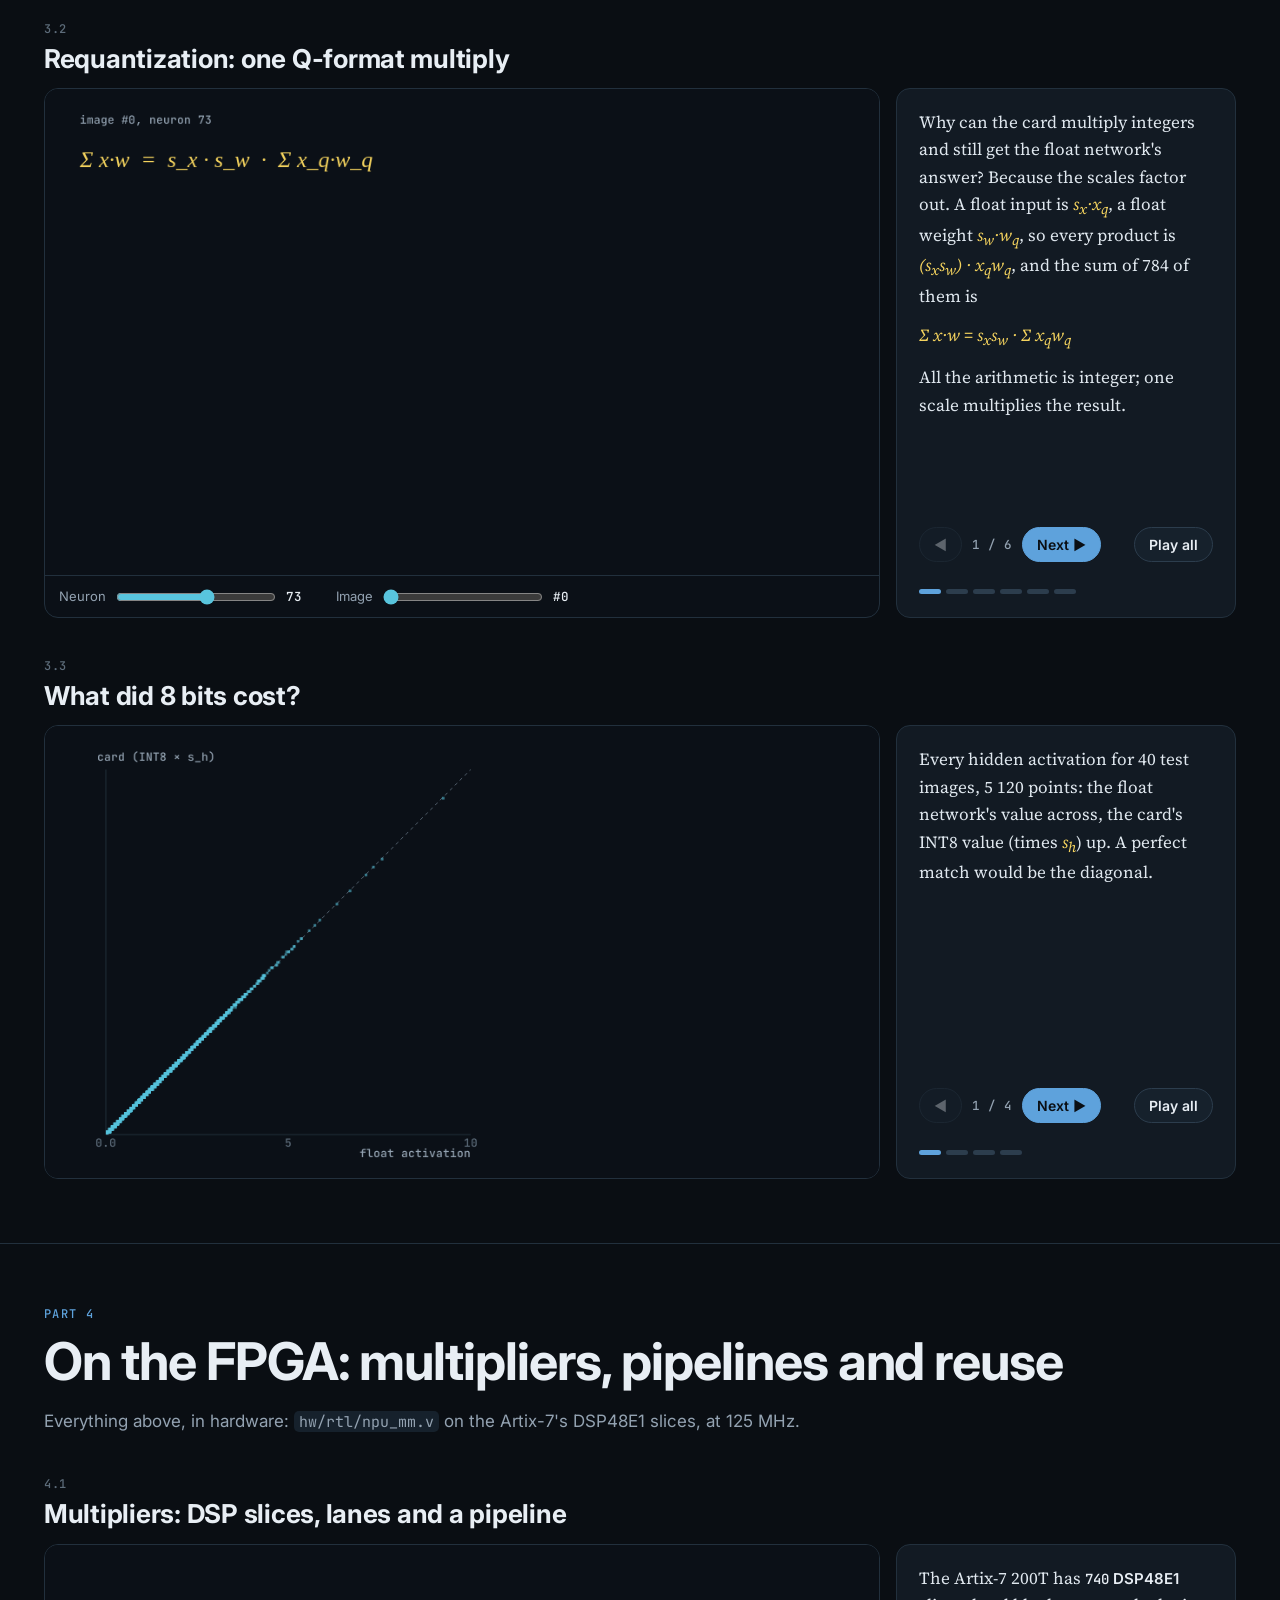
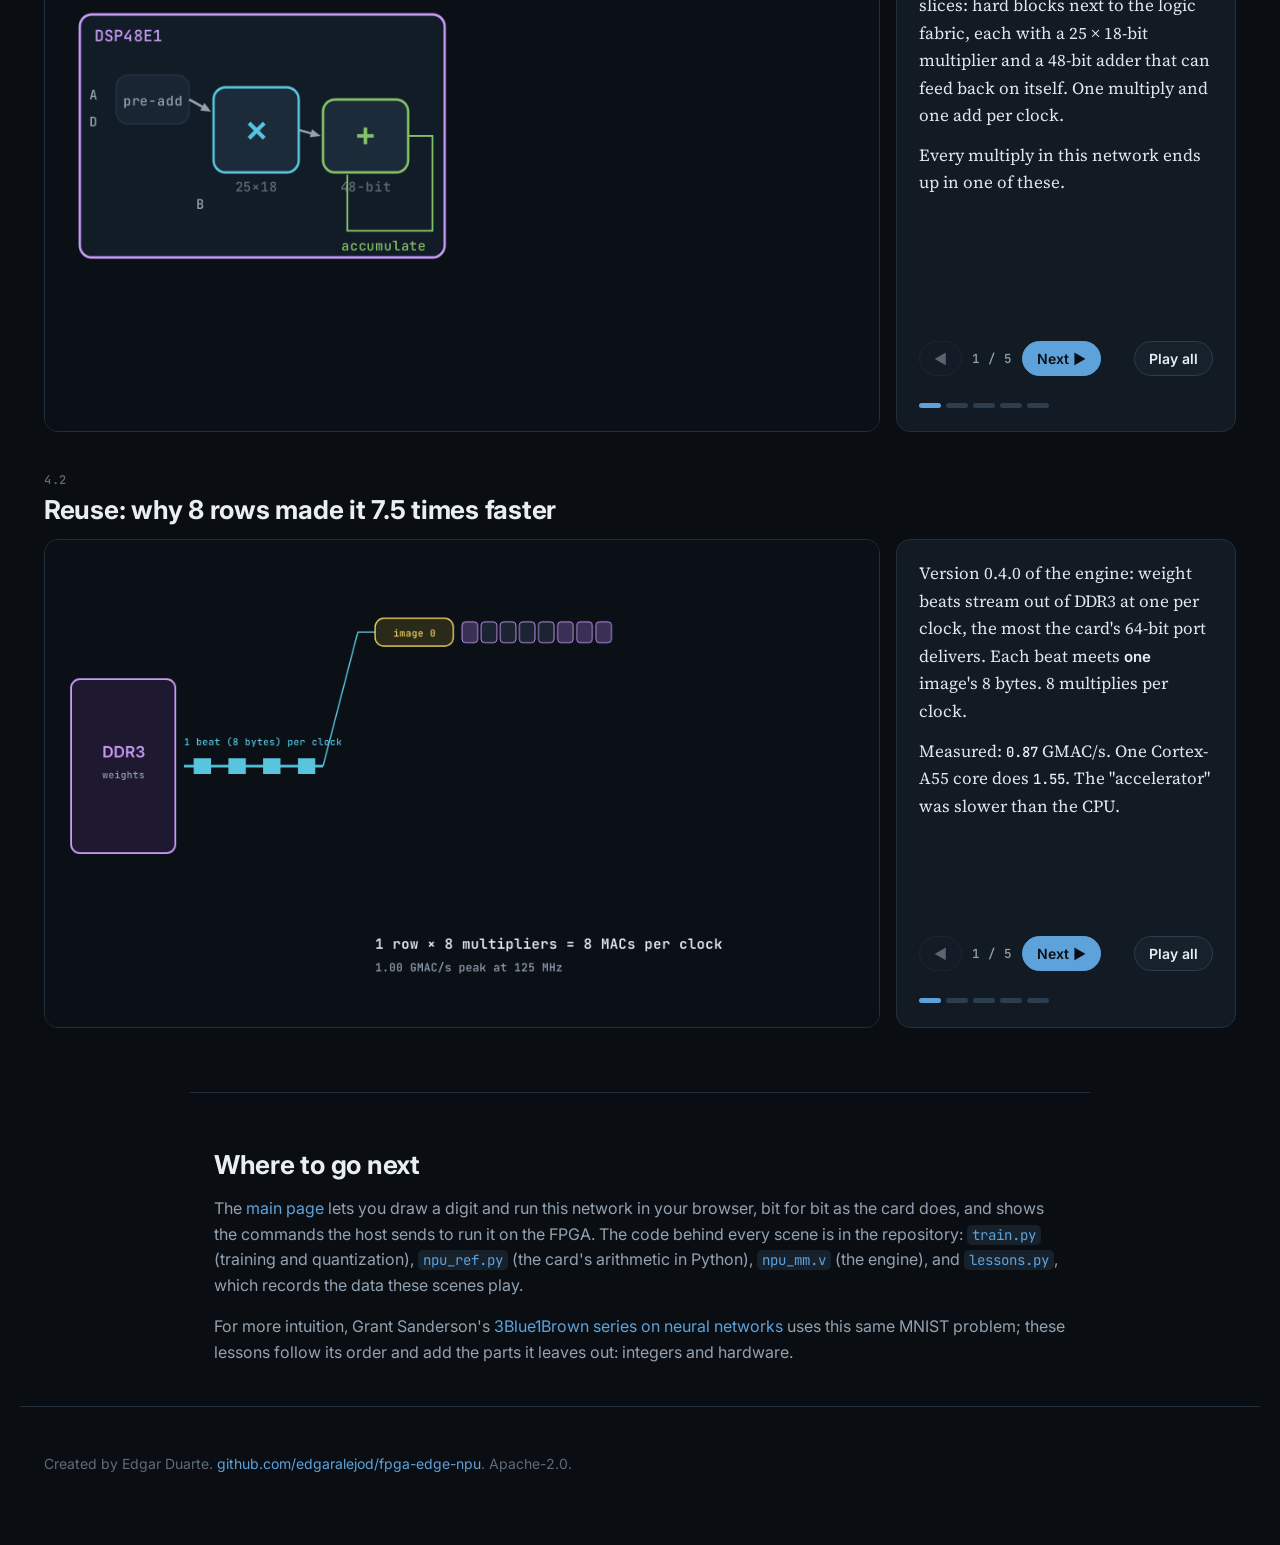
<file: learn/index.html>
<!doctype html>
<html lang="en">
<head>
  <meta charset="utf-8">
  <meta name="viewport" content="width=device-width, initial-scale=1">
  <title>How the card recognizes a digit · fpga-edge-npu</title>
  <meta name="description" content="Inference, training and INT8 quantization of the MNIST network the fpga-edge-npu card runs, animated step by step with the real weights and numbers, down to the DSP slices that do the multiplying.">
  <link rel="preconnect" href="https://fonts.googleapis.com">
  <link rel="preconnect" href="https://fonts.gstatic.com" crossorigin>
  <link href="https://fonts.googleapis.com/css2?family=Inter:wght@400;500;600;700&family=JetBrains+Mono:wght@400;500&family=Source+Serif+4:ital,wght@0,400;0,600;1,400&display=swap" rel="stylesheet">
  <link rel="stylesheet" href="learn.css">
</head>
<body>
  <header class="top">
    <div class="wrap top-row">
      <a class="brand" href="../"><span class="dot"></span>fpga-edge-npu</a>
      <nav>
        <a href="#part1">Inference</a>
        <a href="#part2">Training</a>
        <a href="#part3">Quantization</a>
        <a href="#part4">On the FPGA</a>
        <a href="../">The card</a>
      </nav>
    </div>
  </header>

  <main>
    <section class="intro wrap">
      <p class="eyebrow">Learn · for engineers who know the hardware</p>
      <h1>How the card recognizes a digit</h1>
      <p class="lede">If you can read a schematic, write a fixed-point filter and tune a controller, you already know almost all the math a neural network uses. What is missing is the story that ties it together: what the numbers mean, where they came from, and why eight bits are enough. These lessons tell it with the actual network the card runs, its actual 101 632 weights, the actual training run that produced them, and the card's actual arithmetic, down to the DSP slices.</p>
      <p class="how">Each scene plays like a short video: press <b>Next</b> (or the → key) to advance, <b>◀</b> to go back, <b>Play all</b> to let it run. Most scenes also let you poke at them.</p>
      <ol class="map">
        <li><a href="#part1"><span>1</span><b>Inference</b>What the card computes: a picture becomes 784 numbers, 128 weighted sums, 10 scores.</a></li>
        <li><a href="#part2"><span>2</span><b>Training</b>Where the weights came from: an error signal, a gradient, the chain rule, 4690 small corrections.</a></li>
        <li><a href="#part3"><span>3</span><b>Quantization</b>From 32-bit floats to 8-bit integers: an ADC, a Q-format multiply, and what it costs.</a></li>
        <li><a href="#part4"><span>4</span><b>On the FPGA</b>DSP slices, a nine-stage pipeline, and why reusing data made it 7.5 times faster.</a></li>
      </ol>
      <div class="glossary">
        <p><b>Translation table.</b> Machine-learning words for things you already know:</p>
        <dl>
          <div><dt>neuron</dt><dd>a dot product plus an offset, then a clamp at zero</dd></div>
          <div><dt>weights</dt><dd>the coefficients of that dot product: filter taps</dd></div>
          <div><dt>bias</dt><dd>the offset</dd></div>
          <div><dt>layer</dt><dd>a matrix multiply: many dot products sharing one input</dd></div>
          <div><dt>activation</dt><dd>a neuron's output value</dd></div>
          <div><dt>ReLU</dt><dd>max(0, x): a half-wave rectifier</dd></div>
          <div><dt>inference</dt><dd>running the network forward to get an answer</dd></div>
          <div><dt>training</dt><dd>adjusting the weights from labelled examples: system identification by gradient descent</dd></div>
          <div><dt>loss</dt><dd>the error signal training minimizes</dd></div>
          <div><dt>learning rate</dt><dd>the step size: a gain</dd></div>
          <div><dt>quantization</dt><dd>representing the floats as scaled integers: Q-format</dd></div>
          <div><dt>MAC</dt><dd>multiply-accumulate, the thing a DSP slice does</dd></div>
        </dl>
      </div>
    </section>

    <div class="part" id="part1">
      <div class="wrap part-head"><p class="eyebrow">Part 1</p><h1>Inference: what the card computes</h1>
        <p class="sub">No learning yet. Take the weights as given (part 2 explains where they came from) and follow one digit through the network, the way the card does for every image.</p></div>
      <div class="wrap scenes" data-part="1"></div>
    </div>
    <div class="part" id="part2">
      <div class="wrap part-head"><p class="eyebrow">Part 2</p><h1>Training: where the weights came from</h1>
        <p class="sub">The network started as random numbers and scored 10 %, chance. <code>sw/mnist/train.py</code> turned them into the weights the card runs by showing it 60 000 labelled digits, ten times over, and nudging every weight downhill on an error signal after each batch of 128. This is that run, replayed.</p></div>
      <div class="wrap scenes" data-part="2"></div>
    </div>
    <div class="part" id="part3">
      <div class="wrap part-head"><p class="eyebrow">Part 3</p><h1>Quantization: fitting it into 8 bits</h1>
        <p class="sub">Training produced 32-bit floats. The card multiplies 8-bit integers, because an 8 × 8 multiplier is tiny and 8-bit weights move four times faster than floats. Getting from one to the other is fixed-point arithmetic, exactly as you would scale a filter for a DSP.</p></div>
      <div class="wrap scenes" data-part="3"></div>
    </div>
    <div class="part" id="part4">
      <div class="wrap part-head"><p class="eyebrow">Part 4</p><h1>On the FPGA: multipliers, pipelines and reuse</h1>
        <p class="sub">Everything above, in hardware: <code>hw/rtl/npu_mm.v</code> on the Artix-7's DSP48E1 slices, at 125 MHz.</p></div>
      <div class="wrap scenes" data-part="4"></div>
    </div>

    <section class="wrap outro">
      <h2>Where to go next</h2>
      <p>The <a href="../#try">main page</a> lets you draw a digit and run this network in your browser, bit for bit as the card does, and shows the commands the host sends to run it on the FPGA. The code behind every scene is in the repository: <a href="https://github.com/edgaralejod/fpga-edge-npu/blob/main/sw/mnist/train.py"><code>train.py</code></a> (training and quantization), <a href="https://github.com/edgaralejod/fpga-edge-npu/blob/main/sw/npu/npu_ref.py"><code>npu_ref.py</code></a> (the card's arithmetic in Python), <a href="https://github.com/edgaralejod/fpga-edge-npu/blob/main/hw/rtl/npu_mm.v"><code>npu_mm.v</code></a> (the engine), and <a href="https://github.com/edgaralejod/fpga-edge-npu/blob/main/sw/mnist/lessons.py"><code>lessons.py</code></a>, which records the data these scenes play.</p>
      <p>For more intuition, Grant Sanderson's <a href="https://www.3blue1brown.com/topics/neural-networks">3Blue1Brown series on neural networks</a> uses this same MNIST problem; these lessons follow its order and add the parts it leaves out: integers and hardware.</p>
    </section>
  </main>

  <footer class="wrap foot">
    <p>Created by Edgar Duarte. <a href="https://github.com/edgaralejod/fpga-edge-npu">github.com/edgaralejod/fpga-edge-npu</a>. Apache-2.0.</p>
  </footer>
  <script type="module" src="main.js"></script>
</body>
</html>
</file>
<file: style.css>
/* fpga-edge-npu site. Dark engineering UI in the spirit of Gradara. */
:root {
  --bg: #0a0e13;
  --panel: #121a23;
  --panel-2: #16212c;
  --line: #22303d;
  --line-2: #2c3d4d;
  --ink: #e8eef4;
  --muted: #93a2b1;
  --faint: #5d6c7a;
  --accent: #5ea2dc;
  /* Diagram domains */
  --host: #3fc5b8;
  --link: #f0a83a;
  --card: #5ea2dc;
  --mem: #c79bf5;
  --debug: #93a2b1;
  /* Chart series (validated for this surface: lightness band, CVD, contrast) */
  --s1: #4a8cc6;
  --s2: #c9841c;
  --track: #22303d;
  --radius: 14px;
  --mono: "JetBrains Mono", ui-monospace, SFMono-Regular, Menlo, monospace;
  --sans: Inter, system-ui, -apple-system, "Segoe UI", sans-serif;
}

* { box-sizing: border-box; }
html { scroll-behavior: smooth; scroll-padding-top: 72px; }
@media (prefers-reduced-motion: reduce) { html { scroll-behavior: auto; } }
body { margin: 0; background: var(--bg); color: var(--ink); font: 16px/1.6 var(--sans); -webkit-font-smoothing: antialiased; }
a { color: var(--accent); text-decoration: none; }
a:hover { text-decoration: underline; }
code { font-family: var(--mono); font-size: 0.9em; color: var(--ink); background: var(--panel-2); padding: 1px 5px; border-radius: 5px; }
img { max-width: 100%; height: auto; display: block; }

.wrap { max-width: 1180px; margin: 0 auto; padding: 0 24px; }
section { padding: 88px 0; }
section.wrap { padding: 88px 24px; }
section.band { background: linear-gradient(180deg, #0d131a, #0a0e13); border-top: 1px solid var(--line); border-bottom: 1px solid var(--line); }
.eyebrow { font: 500 12px/1 var(--mono); letter-spacing: 0.12em; text-transform: uppercase; color: var(--accent); margin: 0 0 14px; }
h1 { font-size: clamp(36px, 5.4vw, 60px); line-height: 1.05; letter-spacing: -0.02em; margin: 0 0 20px; font-weight: 700; }
h2 { font-size: clamp(26px, 3.2vw, 36px); line-height: 1.15; letter-spacing: -0.015em; margin: 0 0 12px; font-weight: 650; }
h3 { font-size: 17px; margin: 0; font-weight: 600; }
.lede { font-size: 19px; color: #c4d0db; max-width: 820px; margin: 0 0 36px; }
.sub { color: var(--muted); max-width: 780px; margin: 0 0 32px; }
.small { font-size: 13px; color: var(--faint); }

/* Header */
.top { position: sticky; top: 0; z-index: 10; background: rgba(10, 14, 19, 0.82); backdrop-filter: blur(10px); border-bottom: 1px solid var(--line); }
.top-row { display: flex; align-items: center; justify-content: space-between; height: 60px; }
.brand { font: 600 15px var(--mono); color: var(--ink); display: flex; align-items: center; gap: 10px; }
.brand:hover { text-decoration: none; }
.brand .dot { width: 9px; height: 9px; border-radius: 50%; background: var(--link); box-shadow: 0 0 12px var(--link); }
nav { display: flex; gap: 22px; font-size: 14px; }
nav a { color: var(--muted); }
nav a:hover { color: var(--ink); text-decoration: none; }
nav .gh { color: var(--ink); border: 1px solid var(--line-2); padding: 5px 12px; border-radius: 999px; }
@media (max-width: 820px) { nav a:not(.gh) { display: none; } }

/* Hero */
.hero { padding-top: 72px; }
.stats { display: grid; grid-template-columns: repeat(4, 1fr); gap: 14px; margin: 0 0 40px; }
@media (max-width: 860px) { .stats { grid-template-columns: repeat(2, 1fr); } }
.stat { background: var(--panel); border: 1px solid var(--line); border-radius: var(--radius); padding: 20px 20px 18px; }
.stat .v { font: 650 40px/1 var(--sans); letter-spacing: -0.02em; }
.stat .u { font: 500 16px var(--sans); color: var(--muted); margin-left: 6px; }
.stat .l { color: var(--muted); font-size: 14px; margin-top: 10px; line-height: 1.4; }
.photo, .shot { margin: 0; }
.photo img, .shot img { border-radius: var(--radius); border: 1px solid var(--line); }
figcaption { color: var(--muted); font-size: 14px; margin-top: 12px; }

/* Tags */
.tag { font: 500 11px/1 var(--mono); padding: 3px 7px; border-radius: 999px; border: 1px solid currentColor; white-space: nowrap; vertical-align: 1px; }
.tag.measured { color: var(--host); }
.tag.derived { color: var(--accent); }
.tag.spec { color: var(--muted); }

/* Diagram */
.diagram-card { background: var(--panel); border: 1px solid var(--line); border-radius: var(--radius); padding: 10px; }
.system { display: grid; grid-template-columns: 1fr; gap: 16px; }
svg { width: 100%; height: auto; display: block; }
.region rect { fill: none; stroke: var(--line-2); stroke-width: 1.5; }
.region text { font: 500 13px var(--mono); fill: var(--muted); }
.edge { stroke: var(--line-2); stroke-width: 2; fill: none; }
.edge.future { stroke-dasharray: 5 5; }
.edge.link { stroke: var(--link); stroke-width: 3; }
.edge.lit { stroke: var(--link); stroke-width: 3; }
.node { cursor: pointer; }
.node rect.box { fill: var(--panel-2); stroke: var(--line-2); stroke-width: 1.5; transition: stroke 0.2s, fill 0.2s; }
.node rect.stripe { stroke: none; }
.node text.name { font: 600 14px var(--sans); fill: var(--ink); pointer-events: none; }
.node text.meta { font: 400 11.5px var(--mono); fill: var(--muted); pointer-events: none; }
.node:hover rect.box, .node:focus-visible rect.box { stroke: var(--ink); }
.node:focus { outline: none; }
.node.selected rect.box { stroke: var(--accent); fill: #1a2836; }
.node.lit rect.box { stroke: var(--link); fill: #22201a; }
.node.future rect.box { stroke-dasharray: 5 5; fill: transparent; }
.link-label { font: 500 12px var(--mono); fill: var(--link); }
.packet { fill: var(--link); filter: drop-shadow(0 0 6px var(--link)); }

.detail { background: var(--panel); border: 1px solid var(--line); border-radius: var(--radius); padding: 24px 26px; display: grid; grid-template-columns: minmax(0, 1.15fr) minmax(0, 1fr); gap: 8px 36px; min-height: 230px; }
.detail .head { grid-column: 1 / -1; }
@media (max-width: 860px) { .detail { grid-template-columns: 1fr; } }
.detail .kicker { font: 500 11px var(--mono); letter-spacing: 0.1em; text-transform: uppercase; }
.detail h3 { font-size: 22px; margin: 6px 0 4px; }
.detail p { color: #c4d0db; font-size: 15px; margin: 0 0 14px; }
.detail .facts { list-style: none; padding: 0; margin: 0 0 16px; border-top: 1px solid var(--line); }
.detail .facts li { display: flex; justify-content: space-between; gap: 12px; padding: 9px 0; border-bottom: 1px solid var(--line); font-size: 14px; }
.detail .facts .k { color: var(--muted); }
.detail .facts .val { font-family: var(--mono); text-align: right; }
.detail .found { border-left: 3px solid var(--link); padding: 8px 12px; background: #17150f; border-radius: 0 8px 8px 0; font-size: 14px; color: #e3d6bd; }
.detail .found b { color: var(--link); }

/* Flows */
.flows { display: grid; gap: 16px; }
.flow-tabs { display: flex; flex-wrap: wrap; gap: 8px; }
.flow-tab { font: 500 14px var(--sans); color: var(--muted); background: var(--panel); border: 1px solid var(--line); border-radius: 999px; padding: 8px 16px; cursor: pointer; }
.flow-tab[aria-selected="true"] { color: var(--ink); border-color: var(--accent); background: #142231; }
.flow-body { display: grid; grid-template-columns: 1fr; gap: 16px; }
.steps { list-style: none; margin: 0; padding: 0; display: grid; grid-template-columns: repeat(auto-fill, minmax(270px, 1fr)); gap: 10px; counter-reset: s; }
.steps li { counter-increment: s; background: var(--panel); border: 1px solid var(--line); border-radius: 12px; padding: 12px 14px 12px 46px; position: relative; color: var(--muted); font-size: 14px; transition: border-color 0.2s, color 0.2s, background 0.2s; }
.steps li::before { content: counter(s); position: absolute; left: 14px; top: 12px; width: 20px; height: 20px; border-radius: 50%; border: 1px solid var(--line-2); font: 500 11px/18px var(--mono); text-align: center; color: var(--muted); }
.steps li.active { border-color: var(--link); color: var(--ink); background: #1a1812; }
.steps li.active::before { border-color: var(--link); color: var(--link); }
.steps li.done { color: #b5c2ce; }
.steps .t { display: block; font: 500 12px var(--mono); color: var(--link); margin-top: 4px; }
.flow-controls { display: flex; align-items: center; gap: 10px; }
.btn { font: 600 14px var(--sans); color: #0a0e13; background: var(--accent); border: 0; border-radius: 999px; padding: 9px 20px; cursor: pointer; }
.btn.ghost { background: transparent; color: var(--ink); border: 1px solid var(--line-2); }
.btn:focus-visible, .flow-tab:focus-visible, .toggle:focus-visible { outline: 2px solid var(--accent); outline-offset: 2px; }
.flow-total { font: 500 13px var(--mono); color: var(--muted); }

/* Charts */
.chart-card { background: var(--panel); border: 1px solid var(--line); border-radius: var(--radius); padding: 22px 24px; margin: 0 0 18px; }
.chart-head { display: flex; justify-content: space-between; align-items: center; gap: 12px; }
.chart-note { color: var(--muted); font-size: 14px; margin: 6px 0 16px; }
.toggle { font: 500 12px var(--mono); color: var(--muted); background: transparent; border: 1px solid var(--line-2); border-radius: 999px; padding: 4px 12px; cursor: pointer; }
.chart { position: relative; }
.chart svg text { font-family: var(--sans); }
.axis text, .tick-label { font: 400 12px var(--mono); fill: var(--muted); }
.grid line { stroke: #1c2733; stroke-width: 1; }
.bar-label { font: 500 13.5px var(--sans); fill: var(--ink); }
.bar-value { font: 500 12.5px var(--mono); fill: var(--ink); }
.bar-sub { font: 400 11.5px var(--mono); fill: var(--muted); }
.hit { fill: transparent; cursor: default; }
.tooltip { position: absolute; pointer-events: none; background: #0d141c; border: 1px solid var(--line-2); border-radius: 10px; padding: 9px 12px; font-size: 13px; color: var(--ink); max-width: 300px; box-shadow: 0 8px 24px rgba(0, 0, 0, 0.4); opacity: 0; transition: opacity 0.12s; z-index: 5; }
.tooltip .tv { font: 600 14px var(--mono); }
.tooltip .tn { color: var(--muted); font-size: 12.5px; margin-top: 3px; }
.legend { display: flex; gap: 18px; margin: 0 0 8px; font-size: 13px; color: var(--muted); }
.legend span { display: inline-flex; align-items: center; gap: 7px; }
.legend i { width: 14px; height: 3px; border-radius: 2px; display: inline-block; }
.table-view table { width: 100%; border-collapse: collapse; font-size: 14px; }
.table-view th, .table-view td { text-align: left; padding: 8px 10px; border-bottom: 1px solid var(--line); }
.table-view th { color: var(--muted); font-weight: 500; }
.table-view td.num { font-family: var(--mono); text-align: right; }

/* Bugs */
.bugs { display: grid; grid-template-columns: repeat(2, 1fr); gap: 16px; margin-top: 32px; }
@media (max-width: 1000px) { .bugs { grid-template-columns: 1fr; } }
.bug { background: var(--panel); border: 1px solid var(--line); border-radius: var(--radius); padding: 22px; display: flex; flex-direction: column; gap: 10px; }
.bug .where { font: 500 11px var(--mono); letter-spacing: 0.1em; text-transform: uppercase; color: var(--link); }
.bug h3 { font-size: 18px; }
.bug dl { margin: 0; display: grid; gap: 8px; }
.bug dt { font: 500 11.5px var(--mono); color: var(--muted); text-transform: uppercase; letter-spacing: 0.06em; }
.bug dd { margin: 0; color: #c4d0db; font-size: 14px; }
.bug a { font-size: 14px; margin-top: auto; }

/* Compare */
.compare { display: grid; grid-template-columns: repeat(3, 1fr); gap: 16px; }
@media (max-width: 1000px) { .compare { grid-template-columns: 1fr; } }
.cmp { background: var(--panel); border: 1px solid var(--line); border-radius: var(--radius); padding: 22px; }
.cmp.ours { border-color: #2f4f6b; }
.cmp h3 { font-size: 20px; margin-bottom: 4px; }
.cmp .tagline { color: var(--muted); font-size: 14px; margin: 0 0 14px; }
.cmp ul { list-style: none; padding: 0; margin: 0; }
.cmp li { padding: 9px 0; border-top: 1px solid var(--line); font-size: 14px; display: grid; grid-template-columns: 112px 1fr; gap: 10px; }
.cmp li .k { color: var(--muted); }

/* Roadmap */
.roadmap { list-style: none; padding: 0; margin: 28px 0 0; display: grid; gap: 10px; }
.roadmap li { display: grid; grid-template-columns: 54px 1fr 140px; gap: 16px; align-items: center; background: var(--panel); border: 1px solid var(--line); border-radius: 12px; padding: 14px 18px; }
.roadmap .n { font: 600 20px var(--mono); color: var(--faint); }
.roadmap .t b { display: block; font-size: 16px; }
.roadmap .t span { color: var(--muted); font-size: 14px; }
.roadmap .s { font: 500 12px var(--mono); text-align: right; }
.roadmap li.done .n { color: var(--host); }
.roadmap li.done .s { color: var(--host); }
.roadmap li.current { border-color: #2f4f6b; }
.roadmap li.current .n, .roadmap li.current .s { color: var(--accent); }
.roadmap li.next .s { color: var(--faint); }
@media (max-width: 700px) { .roadmap li { grid-template-columns: 40px 1fr; } .roadmap .s { grid-column: 2; text-align: left; } }

/* Footer */
.foot { padding: 40px 24px 56px; border-top: 1px solid var(--line); color: var(--muted); font-size: 14px; }
.foot p { margin: 0 0 6px; }

/* 00 · Try it: the in-browser network */
.demo { display: grid; grid-template-columns: auto 1fr; gap: 20px 28px; align-items: start; background: var(--panel); border: 1px solid var(--line); border-radius: var(--radius); padding: 22px; }
.demo.loading .layers, .demo.loading .answer { opacity: 0.4; }
.pad-col { display: grid; gap: 10px; }
#pad { width: 280px; height: 280px; border-radius: 10px; border: 1px solid var(--line-2); touch-action: none; cursor: crosshair; background: #000; }
.pad-btns { display: flex; gap: 8px; }
.layers { display: grid; grid-template-columns: auto minmax(90px, 120px) auto minmax(90px, 120px) auto; align-items: center; gap: 12px; }
.layer { margin: 0; display: grid; gap: 8px; justify-items: start; }
.layer figcaption { font-size: 12.5px; color: var(--muted); max-width: 176px; line-height: 1.45; }
.layer figcaption b { display: block; color: var(--ink); font-weight: 600; }
.pix { image-rendering: pixelated; border-radius: 6px; border: 1px solid var(--line-2); }
#viz-x { width: 140px; height: 140px; }
#viz-h { width: 176px; height: 88px; }
.op-arrow { font: 500 12px/1.35 var(--mono); color: var(--accent); text-align: center; position: relative; padding-bottom: 12px; }
.op-arrow small { color: var(--faint); font-size: 10.5px; }
.op-arrow::after { content: "→"; display: block; font-size: 20px; color: var(--line-2); }
.logits { list-style: none; margin: 0; padding: 0; display: grid; gap: 3px; width: 230px; }
.logits li { display: grid; grid-template-columns: 14px 1fr 60px; gap: 8px; align-items: center; font: 500 12px var(--mono); color: var(--muted); position: relative; }
.logits .track { position: relative; height: 10px; background: var(--panel-2); border-radius: 3px; }
.logits .bar { position: absolute; top: 0; bottom: 0; background: #3c6a93; border-radius: 3px; }
.logits .zero { position: absolute; top: -2px; bottom: -2px; width: 1px; background: var(--faint); }
.logits .val { text-align: right; }
.logits li.win { color: var(--ink); }
.logits li.win .bar { background: #a8d4ff; }
.logits .pick { display: none; }
.answer { grid-column: 1 / -1; display: flex; align-items: center; gap: 20px; border-top: 1px solid var(--line); padding-top: 16px; }
.pred { font: 600 64px/1 var(--mono); color: var(--ink); min-width: 56px; text-align: center; }
.answer p { margin: 0; color: var(--muted); font-size: 14.5px; max-width: 760px; }
.cmd-card { background: var(--panel); border: 1px solid var(--line); border-radius: var(--radius); padding: 22px 24px; margin-top: 18px; }
.cmd-card h3 { margin: 0; font-size: 17px; }
.cmds { list-style: none; margin: 0; padding: 0; display: grid; gap: 10px; }
.cmds li { border: 1px solid var(--line); border-radius: 10px; padding: 12px 14px; background: var(--panel-2); }
.cmd-head { display: flex; gap: 12px; align-items: baseline; flex-wrap: wrap; margin-bottom: 8px; }
.cmd-head .op { font: 600 13px var(--mono); color: var(--accent); min-width: 80px; }
.cmd-head .what { font-size: 13.5px; color: var(--ink); flex: 1; }
.cmd-head .slot { font: 500 11px var(--mono); color: var(--faint); }
.words { display: grid; grid-template-columns: repeat(4, 1fr); gap: 6px; }
.words .w { font: 500 12.5px var(--mono); color: var(--ink); background: var(--bg); border: 1px solid var(--line); border-radius: 7px; padding: 6px 8px; display: grid; gap: 4px; cursor: help; outline: none; }
.words .w b { font-size: 10px; color: var(--faint); font-weight: 500; }
.words .w i { font-style: normal; color: var(--muted); }
.words .w em { font: 400 11px/1.35 var(--sans); color: var(--muted); font-style: normal; max-height: 0; overflow: hidden; transition: max-height 0.15s; }
.words .w:hover em, .words .w:focus em { max-height: 60px; }
.words .w:hover, .words .w:focus { border-color: var(--accent); }
@media (max-width: 1100px) {
  .layers { grid-template-columns: auto auto; }
  .op-arrow { display: none; }
}
@media (max-width: 900px) {
  .demo { grid-template-columns: 1fr; }
  .words { grid-template-columns: repeat(2, 1fr); }
  .logits .pick { display: none; }
}

/* 01 · One inference, timed */
.trace-card { background: var(--panel); border: 1px solid var(--line); border-radius: var(--radius); padding: 22px 24px 8px; }
.trace-card svg { width: 100%; height: auto; display: block; }
.tr-grid { stroke: var(--line); stroke-width: 1; }
.tr-sep { stroke: var(--line); stroke-width: 1; stroke-dasharray: 2 4; }
.tr-tick { font: 500 11px var(--mono); fill: var(--faint); }
.tr-lane { font: 500 12.5px var(--mono); fill: var(--muted); }
.tr-label { font: 500 11.5px var(--mono); fill: #0a0e13; pointer-events: none; }
.tr-span { cursor: default; outline: none; }
.tr-span rect { stroke: var(--panel); stroke-width: 2; }
.tr-span.host rect { fill: var(--host); }
.tr-span.wait rect { fill: #24413f; }
.tr-span.wait .tr-label { fill: var(--host); }
.tr-span.pcie rect { fill: var(--link); }
.tr-span.est rect { fill: #3a2e18; stroke: var(--link); stroke-dasharray: 3 3; }
.tr-span.est .tr-label { fill: var(--link); }
.tr-span.copy rect { fill: var(--card); }
.tr-span.gemm rect { fill: var(--mem); }
.tr-span:hover rect, .tr-span:focus rect { stroke: var(--ink); }
.tooltip .muted { color: var(--muted); }
.pending { color: var(--faint); font: 500 13px var(--mono); }

/* Graticule behind the hero and the timing section: the bench's oscilloscope */
.hero, #trace-sec { position: relative; }
.hero::before, #trace-sec::before {
  content: ""; position: absolute; inset: 0; z-index: -1; pointer-events: none;
  background-image: linear-gradient(var(--line) 1px, transparent 1px), linear-gradient(90deg, var(--line) 1px, transparent 1px);
  background-size: 48px 48px; opacity: 0.35;
  mask-image: radial-gradient(ellipse at 50% 20%, #000 0%, transparent 70%);
  -webkit-mask-image: radial-gradient(ellipse at 50% 20%, #000 0%, transparent 70%);
}

/* The bench photo: keep the demo within reach of the top of the page */
.hero .photo img { max-height: 560px; object-fit: cover; object-position: 50% 45%; width: 100%; }
</file>
<file: learn/learn.css>
/* Lessons: the site's dark engineering look, with a 3Blue1Brown-style stage. */
:root {
  --bg: #0a0e13; --panel: #121a23; --panel-2: #16212c; --line: #22303d; --line-2: #2c3d4d;
  --ink: #e8eef4; --muted: #93a2b1; --faint: #5d6c7a; --accent: #5ea2dc;
  --blue: #58c4dd; --yellow: #f4d35e; --red: #fc6255; --green: #83c167;
  --radius: 14px;
  --mono: "JetBrains Mono", ui-monospace, SFMono-Regular, Menlo, monospace;
  --sans: Inter, system-ui, -apple-system, "Segoe UI", sans-serif;
  --serif: "Source Serif 4", Georgia, serif;
}
* { box-sizing: border-box; }
html { scroll-behavior: smooth; scroll-padding-top: 72px; }
@media (prefers-reduced-motion: reduce) { html { scroll-behavior: auto; } }
body { margin: 0; background: var(--bg); color: var(--ink); font: 16px/1.6 var(--sans); -webkit-font-smoothing: antialiased; }
a { color: var(--accent); text-decoration: none; }
a:hover { text-decoration: underline; }
code { font-family: var(--mono); font-size: 0.88em; background: var(--panel-2); padding: 1px 5px; border-radius: 5px; }
.wrap { max-width: 1240px; margin: 0 auto; padding: 0 24px; }

.top { position: sticky; top: 0; z-index: 10; background: rgba(10, 14, 19, 0.85); backdrop-filter: blur(10px); border-bottom: 1px solid var(--line); }
.top-row { display: flex; align-items: center; justify-content: space-between; height: 60px; }
.brand { font: 600 15px var(--mono); color: var(--ink); display: flex; align-items: center; gap: 10px; }
.brand .dot { width: 9px; height: 9px; border-radius: 50%; background: #f0a83a; box-shadow: 0 0 10px #f0a83a; }
.top nav { display: flex; gap: 20px; font-size: 14px; }
.top nav a { color: var(--muted); }

.eyebrow { font: 500 12px/1 var(--mono); letter-spacing: 0.12em; text-transform: uppercase; color: var(--accent); margin: 0 0 14px; }
h1 { font-size: clamp(32px, 4.4vw, 52px); line-height: 1.08; letter-spacing: -0.02em; margin: 0 0 18px; }
h2 { font-size: 26px; line-height: 1.2; letter-spacing: -0.01em; margin: 0; }
.intro { padding: 72px 24px 40px; }
.lede { font-size: 19px; color: #c4d0db; max-width: 860px; }
.how { color: var(--muted); max-width: 860px; }
.map { list-style: none; padding: 0; margin: 32px 0; display: grid; grid-template-columns: repeat(4, 1fr); gap: 12px; }
.map a { display: block; height: 100%; background: var(--panel); border: 1px solid var(--line); border-radius: var(--radius); padding: 16px 18px; color: var(--muted); font-size: 14px; }
.map a:hover { border-color: var(--accent); text-decoration: none; }
.map span { font: 600 13px var(--mono); color: var(--accent); display: block; }
.map b { display: block; color: var(--ink); font-size: 17px; margin: 2px 0 6px; }
.glossary { background: var(--panel); border: 1px solid var(--line); border-radius: var(--radius); padding: 18px 22px; }
.glossary p { margin: 0 0 10px; }
.glossary dl { display: grid; grid-template-columns: repeat(2, 1fr); gap: 6px 28px; margin: 0; }
.glossary dl div { display: grid; grid-template-columns: 120px 1fr; gap: 10px; font-size: 14px; }
.glossary dt { font: 500 13px var(--mono); color: var(--yellow); }
.glossary dd { margin: 0; color: var(--muted); }

.part { padding: 64px 0 24px; border-top: 1px solid var(--line); }
.part-head .sub { color: var(--muted); max-width: 860px; font-size: 17px; }
.scenes { display: grid; gap: 40px; padding-top: 24px; padding-bottom: 40px; }

.scene { outline: none; }
.scene-head { margin-bottom: 14px; }
.scene-head .kicker { font: 500 12px var(--mono); color: var(--faint); margin: 0 0 6px; letter-spacing: 0.06em; }
.scene-body { display: grid; grid-template-columns: minmax(0, 1fr) 340px; gap: 16px; align-items: stretch; }
.stage { background: #0b1017; border: 1px solid var(--line); border-radius: var(--radius); padding: 0; overflow: hidden; display: flex; flex-direction: column; }
.stage canvas { width: 100%; height: auto; display: block; touch-action: none; }
.ctrls:empty { display: none; }
.ctrls { display: flex; flex-wrap: wrap; gap: 10px 18px; align-items: center; padding: 10px 14px; border-top: 1px solid var(--line); font-size: 13px; color: var(--muted); }
.ctrls label { display: flex; align-items: center; gap: 8px; }
.ctrls input[type="range"] { accent-color: var(--blue); width: 160px; }
.ctrls button, .ctrls select { font: 500 13px var(--sans); color: var(--ink); background: var(--panel-2); border: 1px solid var(--line-2); border-radius: 999px; padding: 5px 12px; cursor: pointer; }
.ctrls .val { font: 500 12.5px var(--mono); color: var(--ink); min-width: 4ch; }

.narr { background: var(--panel); border: 1px solid var(--line); border-radius: var(--radius); padding: 20px 22px 16px; display: flex; flex-direction: column; gap: 14px; }
.say { flex: 1; font: 17px/1.62 var(--serif); color: #dfe7ee; min-height: 220px; }
.say p { margin: 0 0 12px; }
.say b { color: var(--ink); font-family: var(--sans); font-size: 15px; font-weight: 600; }
.say .m { font-family: var(--serif); font-style: italic; color: var(--yellow); white-space: nowrap; }
.say .n { font: 500 14px var(--mono); color: var(--ink); white-space: nowrap; }
.say .hw { display: block; margin-top: 10px; padding: 10px 12px; border-left: 3px solid var(--green); background: rgba(131, 193, 103, 0.07); font: 14px/1.55 var(--sans); color: #cfe3c5; border-radius: 0 8px 8px 0; }
.say .hw::before { content: "Hardware analogy  "; font: 600 11px var(--mono); color: var(--green); letter-spacing: 0.06em; text-transform: uppercase; }
.say .blue { color: var(--blue); } .say .red { color: var(--red); } .say .yel { color: var(--yellow); } .say .grn { color: var(--green); }
.nav { display: flex; align-items: center; gap: 8px; }
.nav button { font: 600 14px var(--sans); border-radius: 999px; padding: 8px 14px; cursor: pointer; border: 1px solid var(--line-2); background: var(--panel-2); color: var(--ink); }
.nav .next { background: var(--accent); color: #0a0e13; border-color: var(--accent); }
.nav button:disabled { opacity: 0.35; cursor: default; }
.nav .count { font: 500 12.5px var(--mono); color: var(--muted); min-width: 44px; text-align: center; }
.nav .play { margin-left: auto; }
.dots { list-style: none; margin: 0; padding: 0; display: flex; gap: 5px; flex-wrap: wrap; }
.dots button { width: 22px; height: 5px; border-radius: 3px; border: 0; background: var(--line-2); cursor: pointer; padding: 0; }
.dots li.on button { background: var(--accent); }

.outro { padding: 56px 24px 24px; border-top: 1px solid var(--line); color: var(--muted); max-width: 900px; }
.outro h2 { color: var(--ink); margin-bottom: 12px; }
.foot { padding: 32px 24px 56px; border-top: 1px solid var(--line); color: var(--faint); font-size: 14px; }
.loading { color: var(--faint); font: 500 13px var(--mono); padding: 24px 0; }

@media (max-width: 1000px) {
  .scene-body { grid-template-columns: 1fr; }
  .say { min-height: 0; }
  .map { grid-template-columns: repeat(2, 1fr); }
  .glossary dl { grid-template-columns: 1fr; }
  .top nav a:not(:last-child) { display: none; }
}

/* ?solo=<scene>: one scene alone */
body.solo .intro, body.solo .part-head, body.solo .outro, body.solo .top, body.solo .foot { display: none; }
body.solo .part { border: 0; padding: 16px 0; }
.scene-head .video { display: inline-block; margin-top: 6px; font: 500 13px var(--mono); }
</file>
